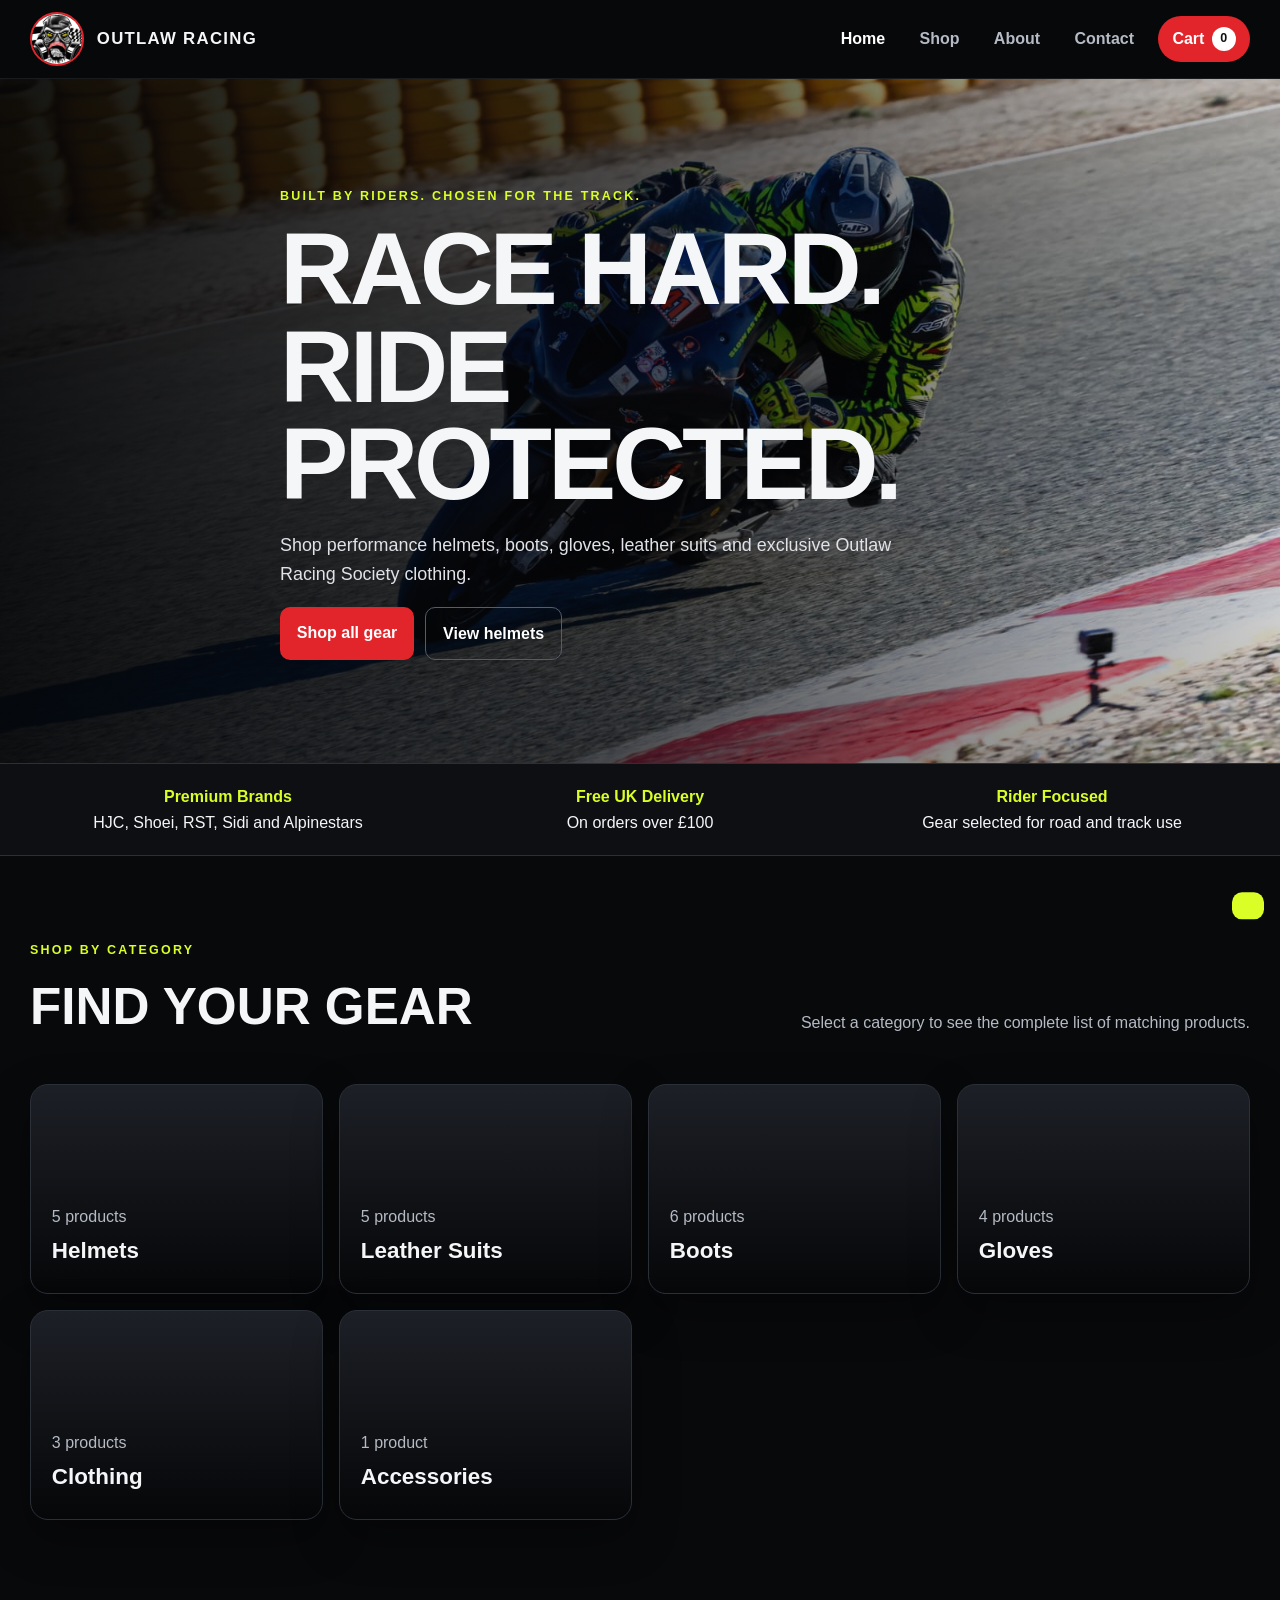
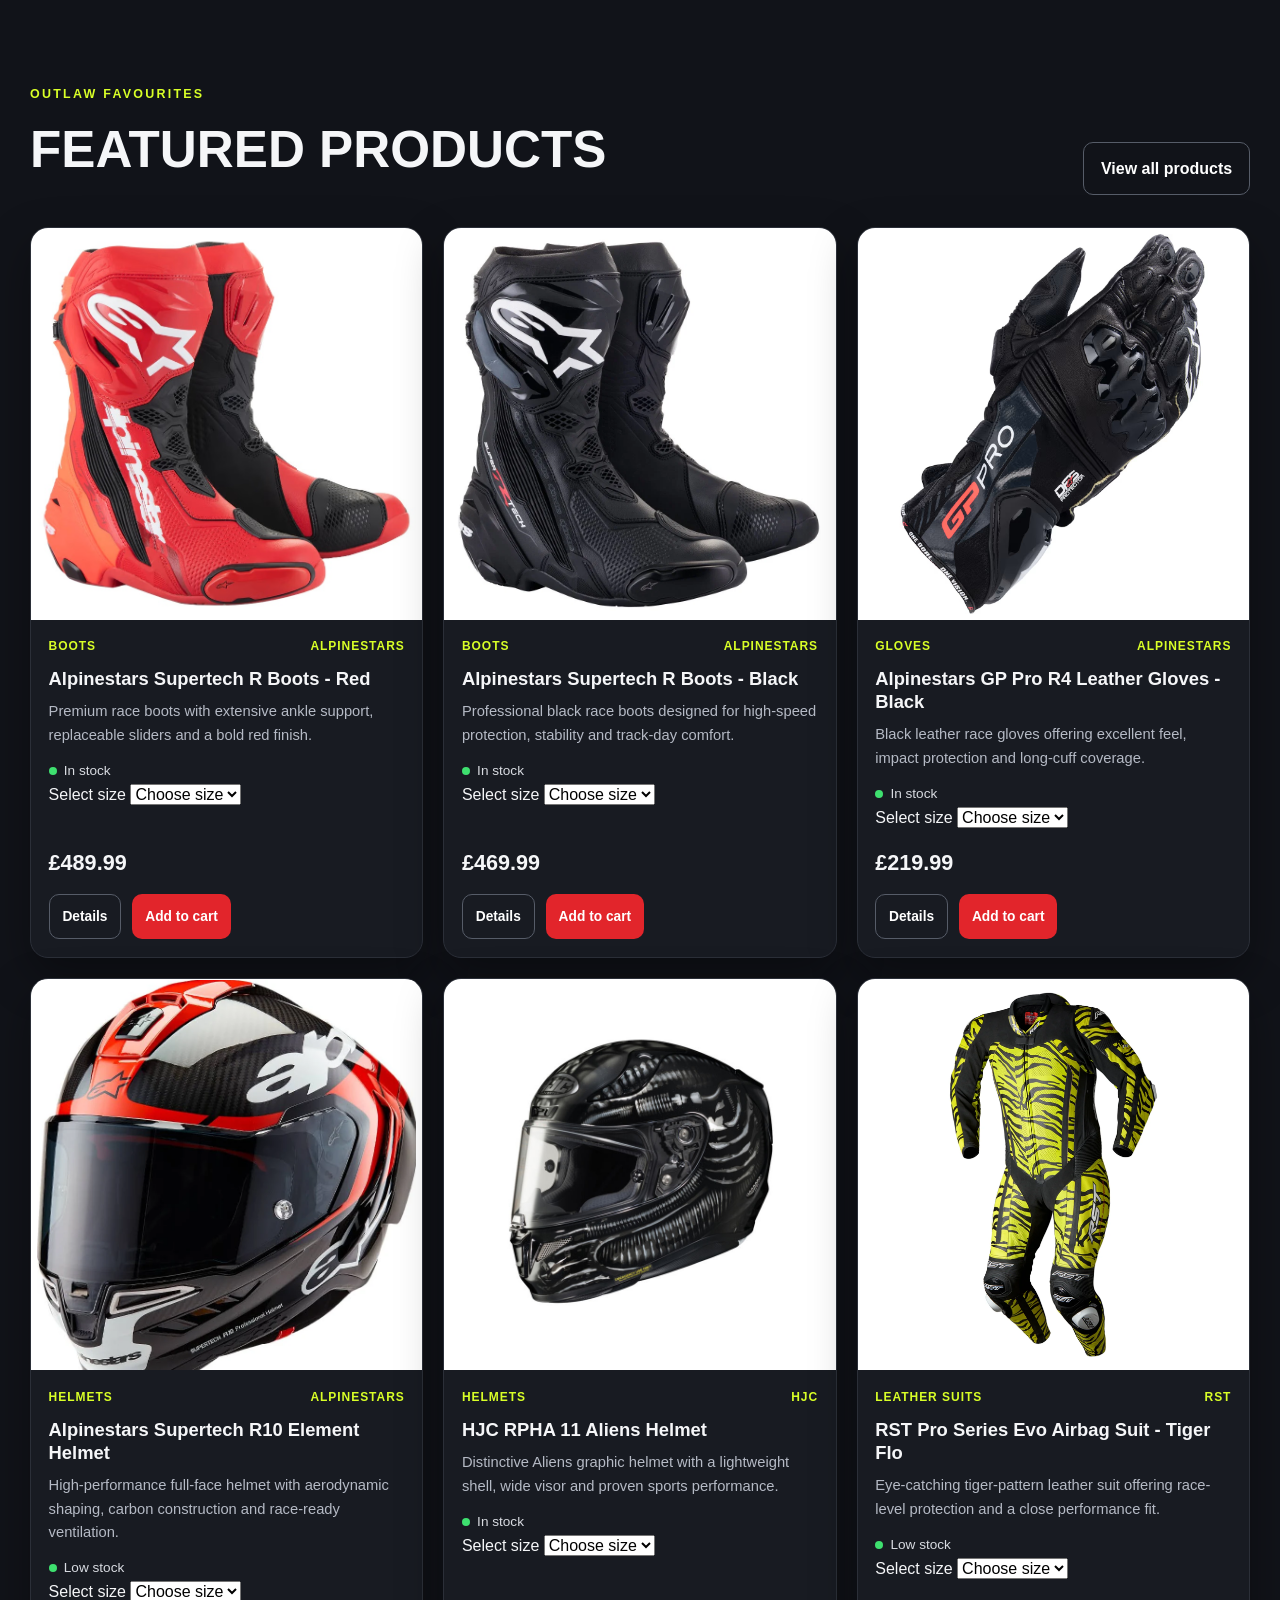
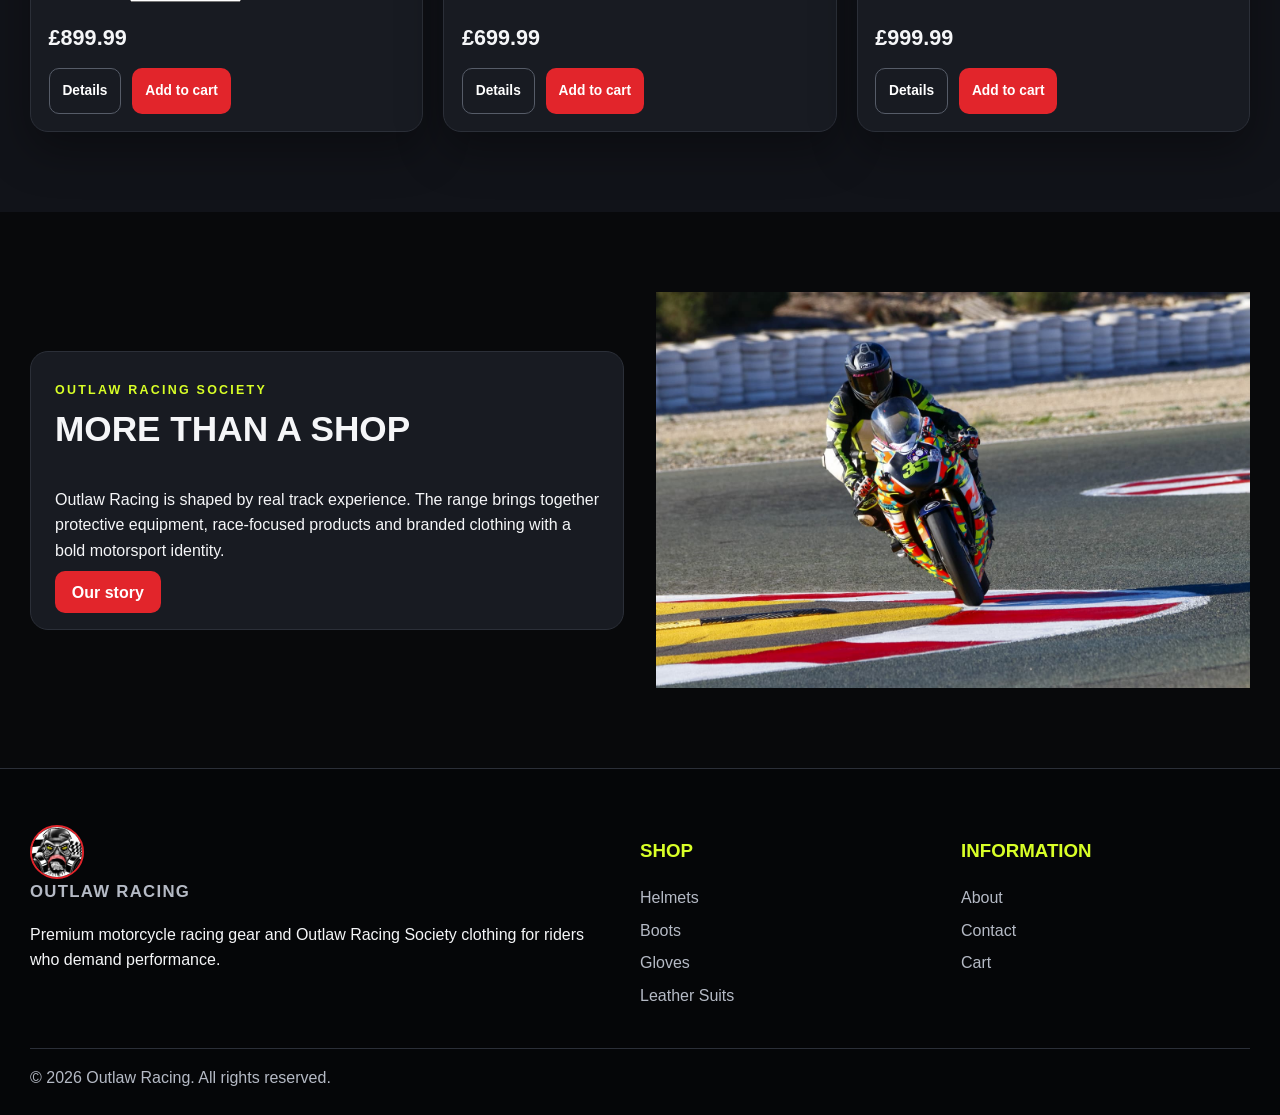
<file: OutlawRacing/index.html>
<!doctype html><html lang="en"><head><meta charset="UTF-8"><meta name="viewport" content="width=device-width,initial-scale=1.0"><meta name="description" content="Shop premium motorcycle helmets, boots, gloves, leather suits and Outlaw Racing Society clothing."><title>Outlaw Racing | Motorcycle Racing Gear</title><link rel="icon" href="media/images/branding/outlaw-racing-logo.jpeg"><link rel="stylesheet" href="styles/style.css"><link rel="stylesheet" href="styles/mobile.css"></head><body><a class="skip-link" href="#main-content">Skip to main content</a>
<header class="site-header"><div class="container nav-wrapper">
<a class="brand" href="index.html" aria-label="Outlaw Racing home"><img src="media/images/branding/outlaw-racing-logo.jpeg" alt="Outlaw Racing logo"><span>OUTLAW RACING</span></a>
<button class="menu-button" id="menuButton" type="button" aria-label="Open navigation" aria-expanded="false">☰</button>
<nav class="main-nav" id="mainNav" aria-label="Main navigation"><a href="index.html" aria-current="page">Home</a><a href="pages/products.html">Shop</a><a href="pages/about.html">About</a><a href="pages/contact.html">Contact</a></nav>
<a class="cart-link" href="pages/cart.html" aria-label="Shopping cart">Cart <span class="cart-count" data-cart-count>0</span></a>
</div></header><main id="main-content"><section class="hero"><div class="container hero-content"><span class="eyebrow">Built by riders. Chosen for the track.</span><h1>Race hard.<br>Ride protected.</h1><p>Shop performance helmets, boots, gloves, leather suits and exclusive Outlaw Racing Society clothing.</p><div class="button-row"><a class="button button-primary" href="pages/products.html">Shop all gear</a><a class="button button-secondary" href="pages/products.html?category=Helmets">View helmets</a></div></div></section>
<section class="trust-strip"><div class="container trust-grid"><div class="trust-item"><strong>Premium Brands</strong><span>HJC, Shoei, RST, Sidi and Alpinestars</span></div><div class="trust-item"><strong>Free UK Delivery</strong><span>On orders over £100</span></div><div class="trust-item"><strong>Rider Focused</strong><span>Gear selected for road and track use</span></div></div></section>
<section class="section"><div class="container"><div class="section-heading"><div><span class="eyebrow">Shop by category</span><h2>Find your gear</h2></div><p>Select a category to see the complete list of matching products.</p></div><div class="category-grid"><a class="category-card" href="pages/products.html?category=Helmets"><span>5 products</span><h3>Helmets</h3></a><a class="category-card" href="pages/products.html?category=Leather%20Suits"><span>5 products</span><h3>Leather Suits</h3></a><a class="category-card" href="pages/products.html?category=Boots"><span>6 products</span><h3>Boots</h3></a><a class="category-card" href="pages/products.html?category=Gloves"><span>4 products</span><h3>Gloves</h3></a><a class="category-card" href="pages/products.html?category=Clothing"><span>3 products</span><h3>Clothing</h3></a><a class="category-card" href="pages/products.html?category=Accessories"><span>1 product</span><h3>Accessories</h3></a></div></div></section>
<section class="section section-alt"><div class="container"><div class="section-heading"><div><span class="eyebrow">Outlaw favourites</span><h2>Featured products</h2></div><a class="button button-secondary" href="pages/products.html">View all products</a></div><div class="product-grid" id="featuredGrid"></div></div></section>
<section class="section"><div class="container story-grid"><div class="story-card"><span class="eyebrow">Outlaw Racing Society</span><h2>More than a shop</h2><p>Outlaw Racing is shaped by real track experience. The range brings together protective equipment, race-focused products and branded clothing with a bold motorsport identity.</p><a class="button button-primary" href="pages/about.html">Our story</a></div><img src="media/images/backgrounds/gallery-honda-corner.jpeg" alt="Motorcycle rider leaning through a racetrack corner"></div></section></main>
<dialog id="productDialog" aria-labelledby="dialogTitle"><button class="dialog-close" id="closeDialog" type="button" aria-label="Close product details">×</button><div id="dialogContent"></div></dialog><footer class="site-footer"><div class="container footer-grid"><div><a class="brand" href="index.html"><img src="media/images/branding/outlaw-racing-logo.jpeg" alt=""><span>OUTLAW RACING</span></a><p>Premium motorcycle racing gear and Outlaw Racing Society clothing for riders who demand performance.</p></div><div><h3>Shop</h3><a href="pages/products.html?category=Helmets">Helmets</a><a href="pages/products.html?category=Boots">Boots</a><a href="pages/products.html?category=Gloves">Gloves</a><a href="pages/products.html?category=Leather%20Suits">Leather Suits</a></div><div><h3>Information</h3><a href="pages/about.html">About</a><a href="pages/contact.html">Contact</a><a href="pages/cart.html">Cart</a></div></div><div class="container footer-bottom">© <span data-year></span> Outlaw Racing. All rights reserved.</div></footer><div class="toast" id="toast" role="status" aria-live="polite"></div><script src="js/products.js"></script><script src="js/script.js"></script></body></html>
</file>
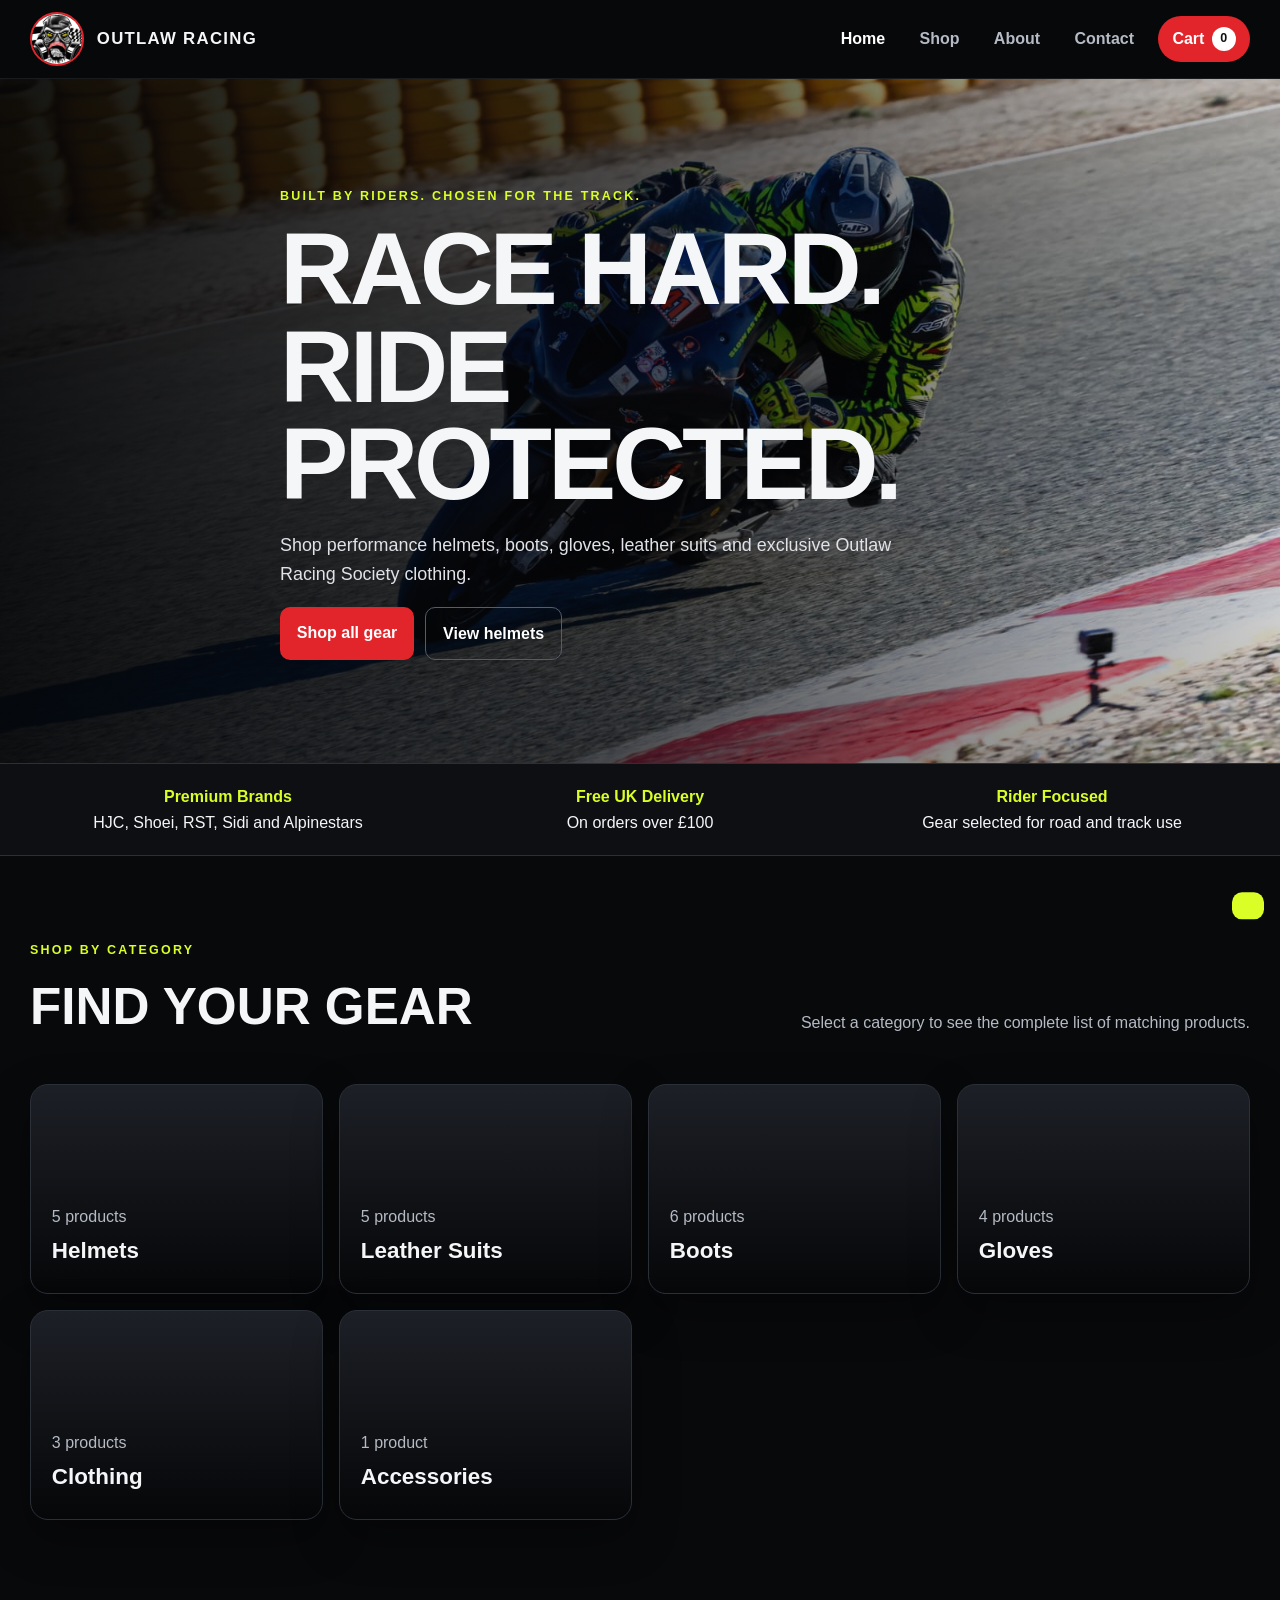
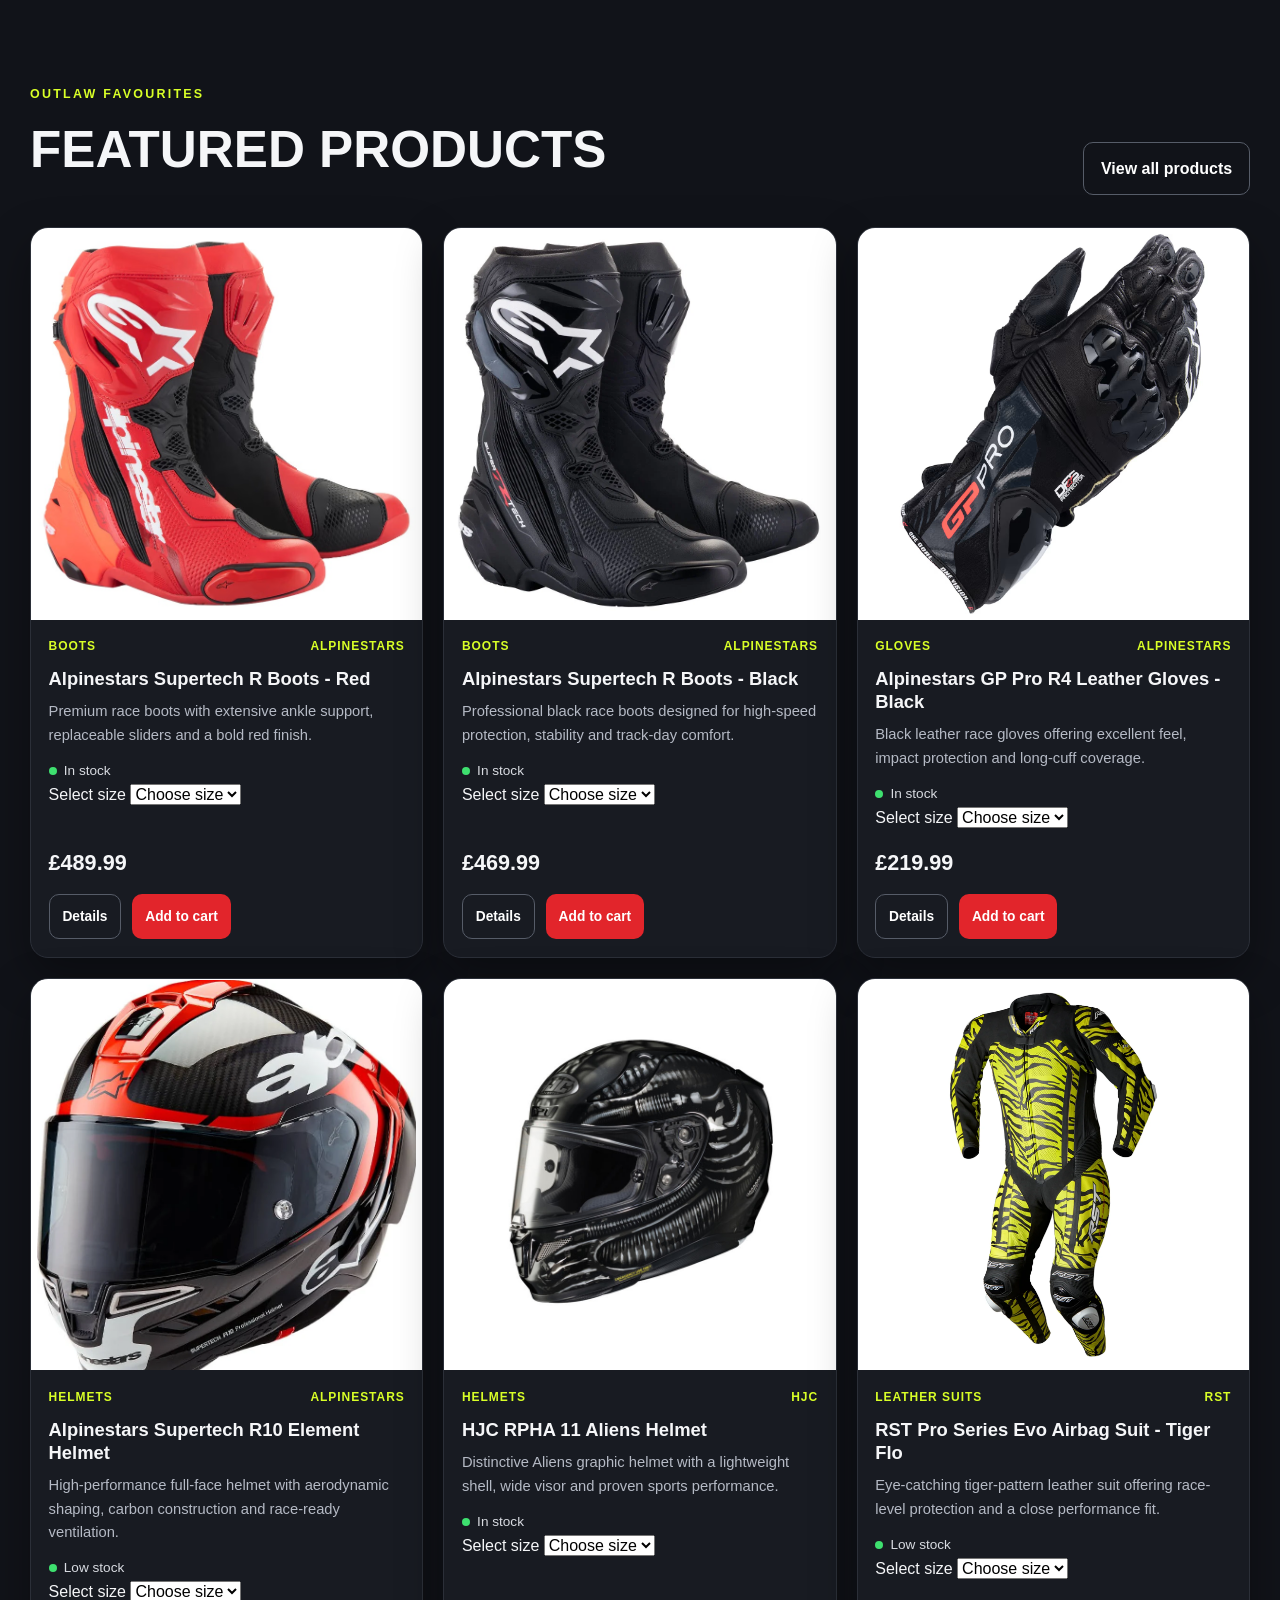
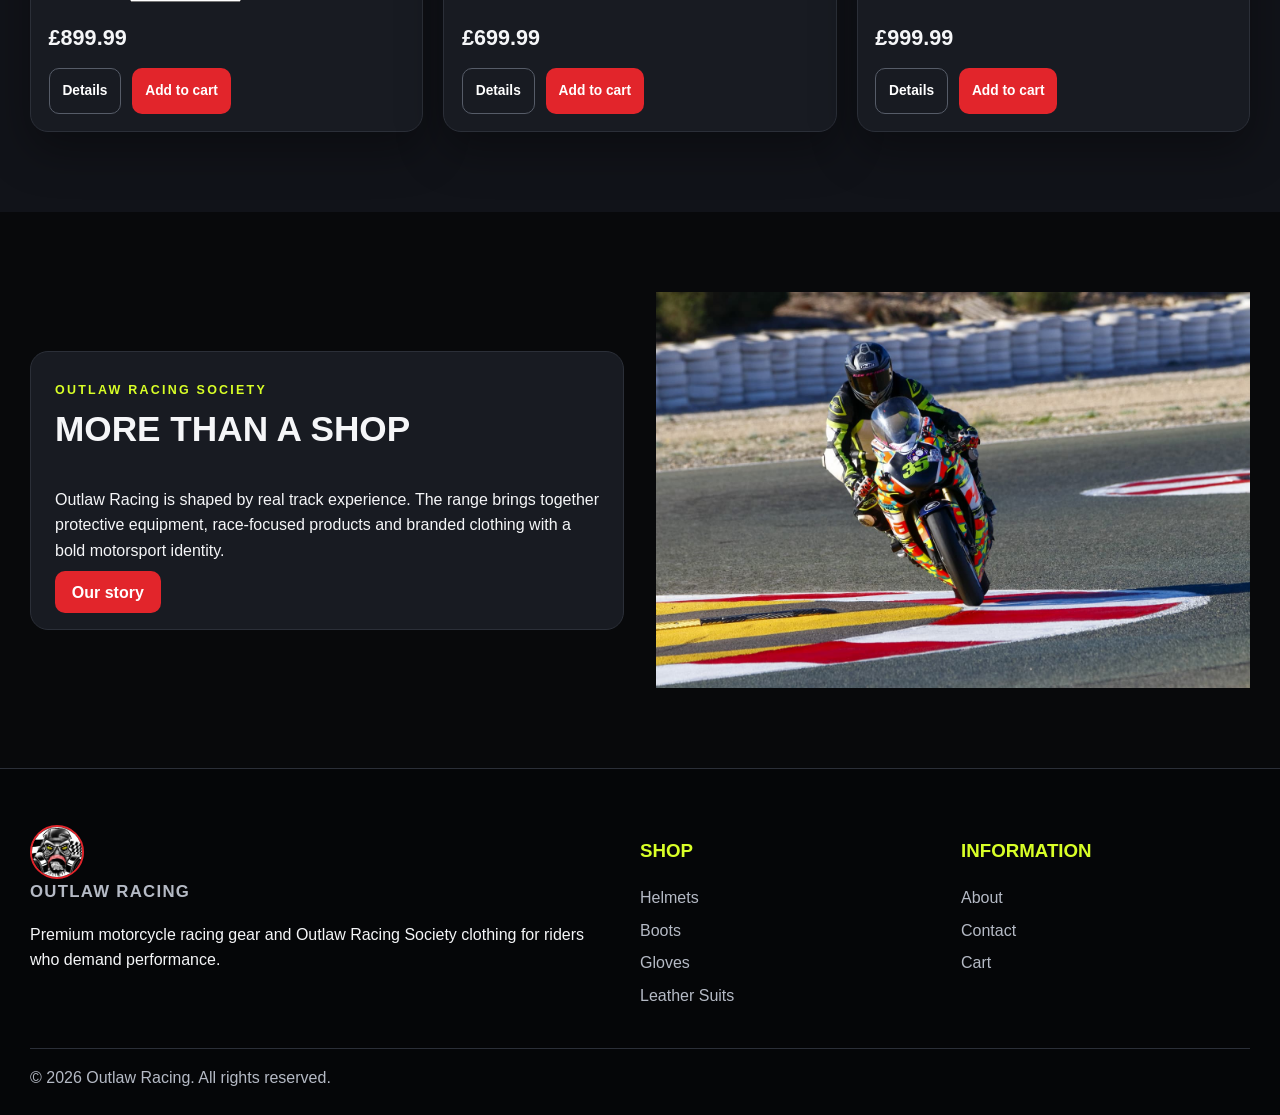
<file: OutlawRacing/pages/index.html>
<!doctype html><html lang="en"><head><meta charset="UTF-8"><meta name="viewport" content="width=device-width,initial-scale=1.0"><meta name="description" content="Shop premium motorcycle helmets, boots, gloves, leather suits and Outlaw Racing Society clothing."><title>Outlaw Racing | Motorcycle Racing Gear</title><link rel="icon" href="../media/images/branding/outlaw-racing-logo.jpeg"><link rel="stylesheet" href="../styles/style.css"><link rel="stylesheet" href="../styles/mobile.css"></head><body><a class="skip-link" href="#main-content">Skip to main content</a>
<header class="site-header"><div class="container nav-wrapper">
<a class="brand" href="index.html" aria-label="Outlaw Racing home"><img src="../media/images/branding/outlaw-racing-logo.jpeg" alt="Outlaw Racing logo"><span>OUTLAW RACING</span></a>
<button class="menu-button" id="menuButton" type="button" aria-label="Open navigation" aria-expanded="false">☰</button>
<nav class="main-nav" id="mainNav" aria-label="Main navigation"><a href="index.html" aria-current="page">Home</a><a href="products.html">Shop</a><a href="about.html">About</a><a href="contact.html">Contact</a></nav>
<a class="cart-link" href="cart.html" aria-label="Shopping cart">Cart <span class="cart-count" data-cart-count>0</span></a>
</div></header><main id="main-content"><section class="hero"><div class="container hero-content"><span class="eyebrow">Built by riders. Chosen for the track.</span><h1>Race hard.<br>Ride protected.</h1><p>Shop performance helmets, boots, gloves, leather suits and exclusive Outlaw Racing Society clothing.</p><div class="button-row"><a class="button button-primary" href="products.html">Shop all gear</a><a class="button button-secondary" href="products.html?category=Helmets">View helmets</a></div></div></section>
<section class="trust-strip"><div class="container trust-grid"><div class="trust-item"><strong>Premium Brands</strong><span>HJC, Shoei, RST, Sidi and Alpinestars</span></div><div class="trust-item"><strong>Free UK Delivery</strong><span>On orders over £100</span></div><div class="trust-item"><strong>Rider Focused</strong><span>Gear selected for road and track use</span></div></div></section>
<section class="section"><div class="container"><div class="section-heading"><div><span class="eyebrow">Shop by category</span><h2>Find your gear</h2></div><p>Select a category to see the complete list of matching products.</p></div><div class="category-grid"><a class="category-card" href="products.html?category=Helmets"><span>5 products</span><h3>Helmets</h3></a><a class="category-card" href="products.html?category=Leather%20Suits"><span>5 products</span><h3>Leather Suits</h3></a><a class="category-card" href="products.html?category=Boots"><span>6 products</span><h3>Boots</h3></a><a class="category-card" href="products.html?category=Gloves"><span>4 products</span><h3>Gloves</h3></a><a class="category-card" href="products.html?category=Clothing"><span>3 products</span><h3>Clothing</h3></a><a class="category-card" href="products.html?category=Accessories"><span>1 product</span><h3>Accessories</h3></a></div></div></section>
<section class="section section-alt"><div class="container"><div class="section-heading"><div><span class="eyebrow">Outlaw favourites</span><h2>Featured products</h2></div><a class="button button-secondary" href="products.html">View all products</a></div><div class="product-grid" id="featuredGrid"></div></div></section>
<section class="section"><div class="container story-grid"><div class="story-card"><span class="eyebrow">Outlaw Racing Society</span><h2>More than a shop</h2><p>Outlaw Racing is shaped by real track experience. The range brings together protective equipment, race-focused products and branded clothing with a bold motorsport identity.</p><a class="button button-primary" href="about.html">Our story</a></div><img src="../media/images/backgrounds/gallery-honda-corner.jpeg" alt="Motorcycle rider leaning through a racetrack corner"></div></section></main>
<dialog id="productDialog" aria-labelledby="dialogTitle"><button class="dialog-close" id="closeDialog" type="button" aria-label="Close product details">×</button><div id="dialogContent"></div></dialog><footer class="site-footer"><div class="container footer-grid"><div><a class="brand" href="index.html"><img src="../media/images/branding/outlaw-racing-logo.jpeg" alt=""><span>OUTLAW RACING</span></a><p>Premium motorcycle racing gear and Outlaw Racing Society clothing for riders who demand performance.</p></div><div><h3>Shop</h3><a href="products.html?category=Helmets">Helmets</a><a href="products.html?category=Boots">Boots</a><a href="products.html?category=Gloves">Gloves</a><a href="products.html?category=Leather%20Suits">Leather Suits</a></div><div><h3>Information</h3><a href="about.html">About</a><a href="contact.html">Contact</a><a href="cart.html">Cart</a></div></div><div class="container footer-bottom">© <span data-year></span> Outlaw Racing. All rights reserved.</div></footer><div class="toast" id="toast" role="status" aria-live="polite"></div><script src="../js/products.js"></script><script src="../js/script.js"></script></body></html>
</file>
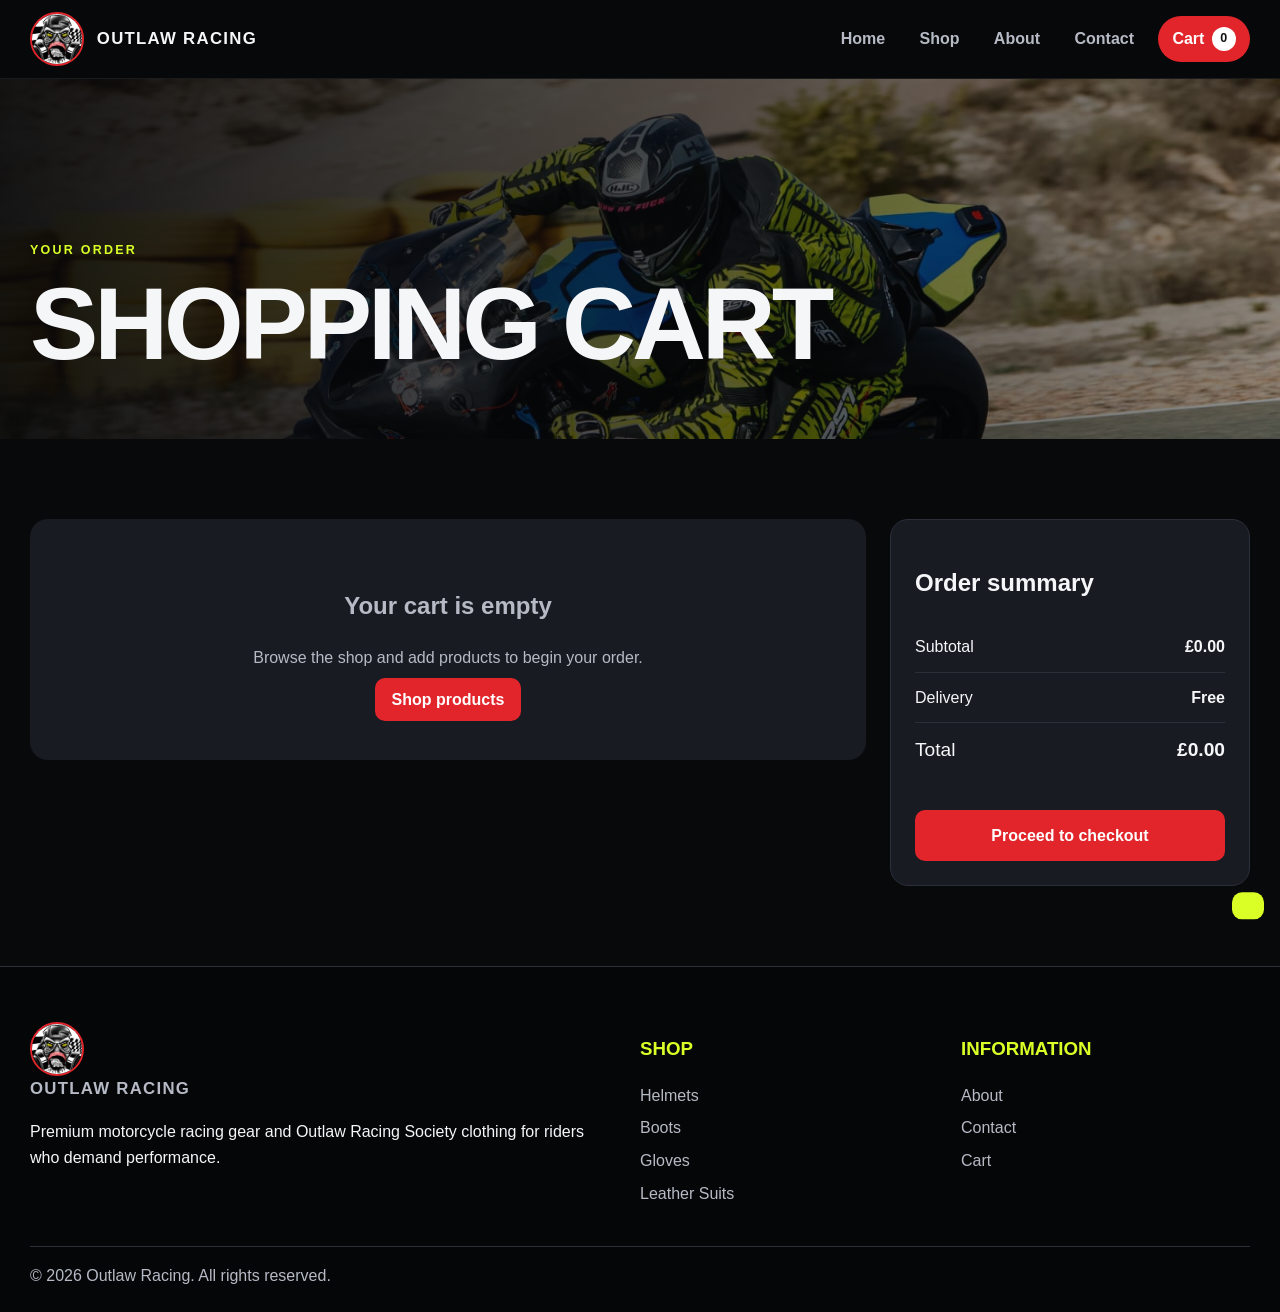
<file: OutlawRacing/pages/cart.html>
<!doctype html><html lang="en"><head><meta charset="UTF-8"><meta name="viewport" content="width=device-width,initial-scale=1.0"><meta name="description" content="Review and update your Outlaw Racing shopping cart."><title>Cart | Outlaw Racing</title><link rel="icon" href="../media/images/branding/outlaw-racing-logo.jpeg"><link rel="stylesheet" href="../styles/style.css"><link rel="stylesheet" href="../styles/mobile.css"></head><body><a class="skip-link" href="#main-content">Skip to main content</a>
<header class="site-header"><div class="container nav-wrapper">
<a class="brand" href="index.html" aria-label="Outlaw Racing home"><img src="../media/images/branding/outlaw-racing-logo.jpeg" alt="Outlaw Racing logo"><span>OUTLAW RACING</span></a>
<button class="menu-button" id="menuButton" type="button" aria-label="Open navigation" aria-expanded="false">☰</button>
<nav class="main-nav" id="mainNav" aria-label="Main navigation"><a href="index.html">Home</a><a href="products.html">Shop</a><a href="about.html">About</a><a href="contact.html">Contact</a></nav>
<a class="cart-link" href="cart.html" aria-label="Shopping cart">Cart <span class="cart-count" data-cart-count>0</span></a>
</div></header><main id="main-content"><section class="page-hero products-hero"><div class="container"><span class="eyebrow">Your order</span><h1>Shopping cart</h1></div></section><section class="section"><div class="container cart-layout"><div><div class="cart-items" id="cartItems"></div><div class="empty-state hidden" id="cartEmpty"><h2>Your cart is empty</h2><p>Browse the shop and add products to begin your order.</p><a class="button button-primary" href="products.html">Shop products</a></div></div><aside class="cart-summary"><h2>Order summary</h2><div class="summary-row"><span>Subtotal</span><strong id="cartSubtotal">£0.00</strong></div><div class="summary-row"><span>Delivery</span><strong id="deliveryCost">Free</strong></div><div class="summary-row total"><span>Total</span><strong id="cartTotal">£0.00</strong></div><p id="deliveryMessage"></p><button class="button button-primary" id="checkoutButton" type="button">Proceed to checkout</button></aside></div></section></main><footer class="site-footer"><div class="container footer-grid"><div><a class="brand" href="index.html"><img src="../media/images/branding/outlaw-racing-logo.jpeg" alt=""><span>OUTLAW RACING</span></a><p>Premium motorcycle racing gear and Outlaw Racing Society clothing for riders who demand performance.</p></div><div><h3>Shop</h3><a href="products.html?category=Helmets">Helmets</a><a href="products.html?category=Boots">Boots</a><a href="products.html?category=Gloves">Gloves</a><a href="products.html?category=Leather%20Suits">Leather Suits</a></div><div><h3>Information</h3><a href="about.html">About</a><a href="contact.html">Contact</a><a href="cart.html">Cart</a></div></div><div class="container footer-bottom">© <span data-year></span> Outlaw Racing. All rights reserved.</div></footer><div class="toast" id="toast" role="status" aria-live="polite"></div><script src="../js/products.js"></script><script src="../js/script.js"></script></body></html>
</file>
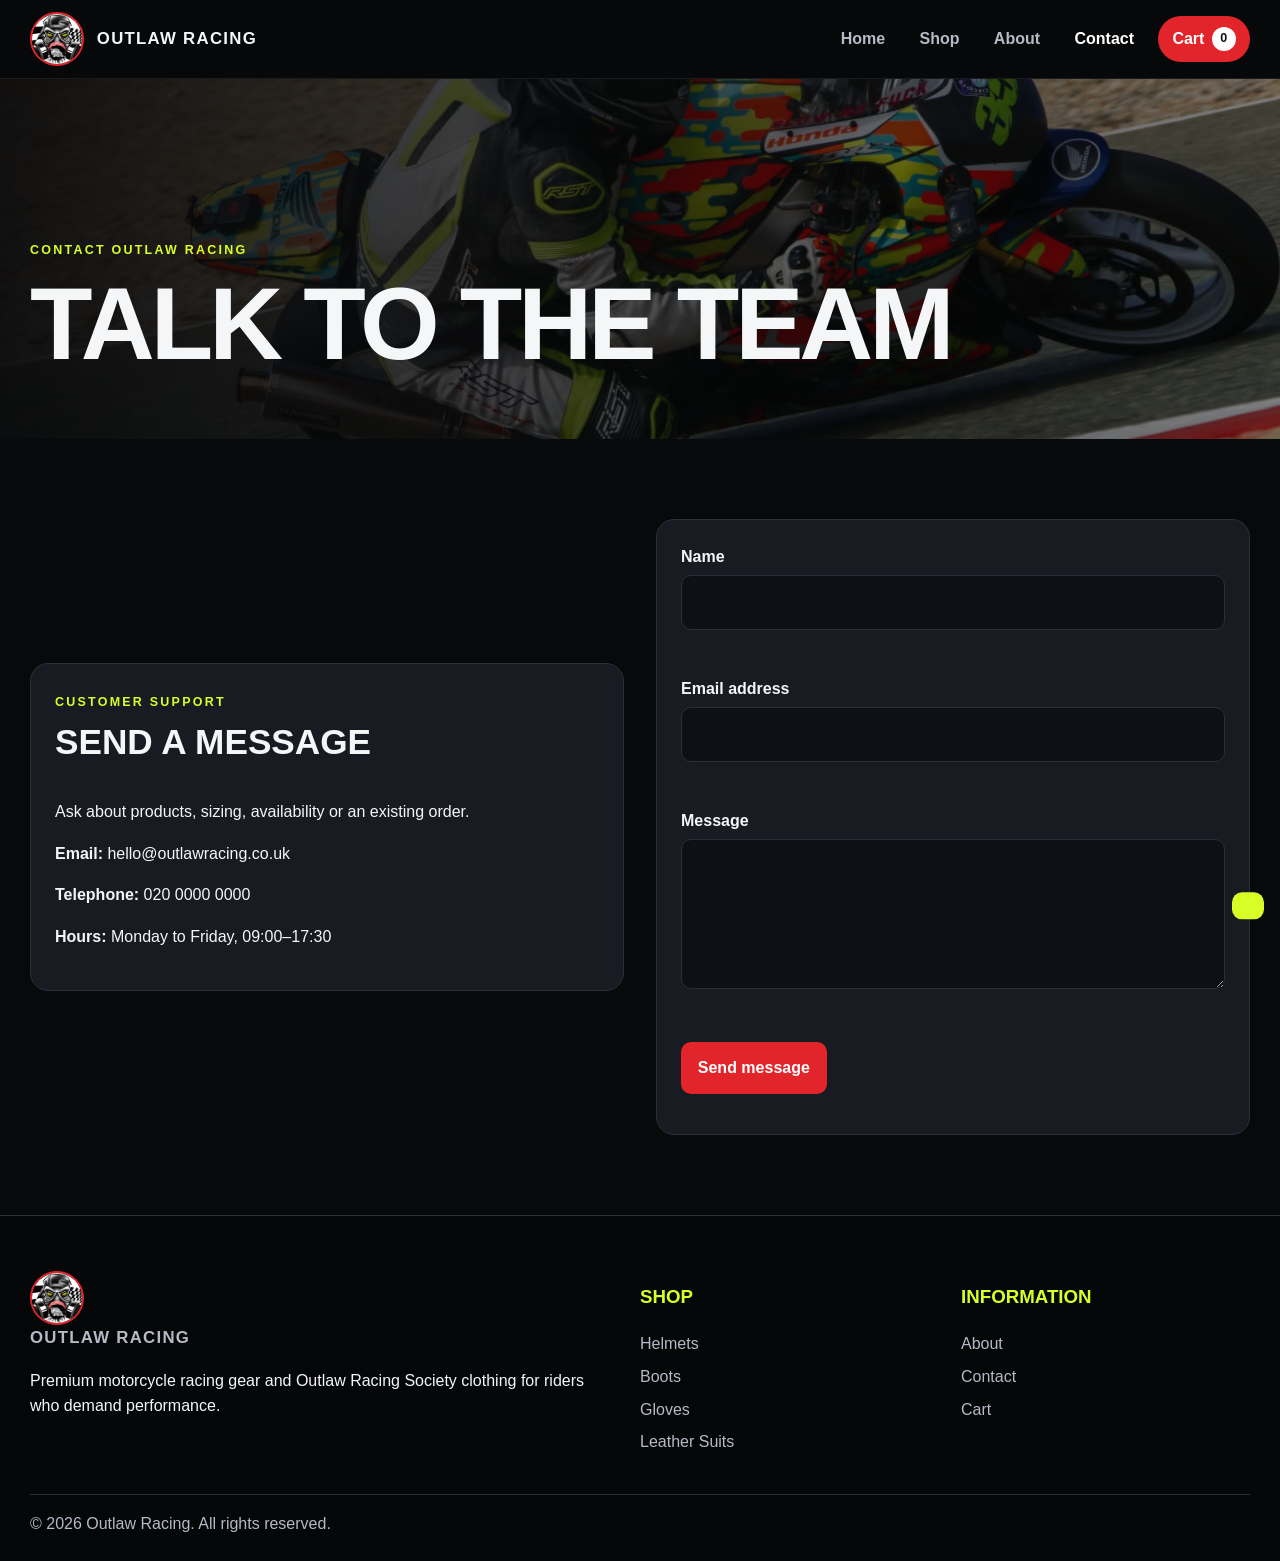
<file: OutlawRacing/pages/contact.html>
<!doctype html>
<html lang="en">
  <head>
    <meta charset="UTF-8" />
    <meta name="viewport" content="width=device-width,initial-scale=1.0" />
    <meta
      name="description"
      content="Contact Outlaw Racing about motorcycle products, sizing and orders."
    />
    <title>Contact | Outlaw Racing</title>
    <link rel="icon" href="../media/images/branding/outlaw-racing-logo.jpeg" />
    <link rel="stylesheet" href="../styles/style.css" />
    <link rel="stylesheet" href="../styles/mobile.css" />
  </head>
  <body>
    <a class="skip-link" href="#main-content">Skip to main content</a>
    <header class="site-header">
      <div class="container nav-wrapper">
        <a class="brand" href="index.html" aria-label="Outlaw Racing home"
          ><img
            src="../media/images/branding/outlaw-racing-logo.jpeg"
            alt="Outlaw Racing logo"
          /><span>OUTLAW RACING</span></a
        >
        <button
          class="menu-button"
          id="menuButton"
          type="button"
          aria-label="Open navigation"
          aria-expanded="false"
        >
          ☰
        </button>
        <nav class="main-nav" id="mainNav" aria-label="Main navigation">
          <a href="index.html">Home</a><a href="products.html">Shop</a
          ><a href="about.html">About</a
          ><a href="contact.html" aria-current="page">Contact</a>
        </nav>
        <a class="cart-link" href="cart.html" aria-label="Shopping cart"
          >Cart <span class="cart-count" data-cart-count>0</span></a
        >
      </div>
    </header>
    <main id="main-content">
      <section class="page-hero contact-hero">
        <div class="container">
          <span class="eyebrow">Contact Outlaw Racing</span>
          <h1>Talk to the team</h1>
        </div>
      </section>
      <section class="section">
        <div class="container contact-grid">
          <div class="contact-card">
            <span class="eyebrow">Customer support</span>
            <h2>Send a message</h2>
            <p>
              Ask about products, sizing, availability or an existing order.
            </p>
            <p><strong>Email:</strong> hello@outlawracing.co.uk</p>
            <p><strong>Telephone:</strong> 020 0000 0000</p>
            <p><strong>Hours:</strong> Monday to Friday, 09:00–17:30</p>
          </div>
          <form class="contact-card" id="contactForm" novalidate>
            <div class="form-field">
              <label for="contactName">Name</label
              ><input
                id="contactName"
                name="name"
                autocomplete="name"
                required
              />
              <p class="form-error" id="contactNameError"></p>
            </div>
            <div class="form-field">
              <label for="contactEmail">Email address</label
              ><input
                id="contactEmail"
                name="email"
                type="email"
                autocomplete="email"
                required
              />
              <p class="form-error" id="contactEmailError"></p>
            </div>
            <div class="form-field">
              <label for="contactMessage">Message</label
              ><textarea id="contactMessage" name="message" required></textarea>
              <p class="form-error" id="contactMessageError"></p>
            </div>
            <button class="button button-primary" type="submit">
              Send message
            </button>
            <p class="form-success" id="formSuccess" role="status"></p>
          </form>
        </div>
      </section>
    </main>
    <footer class="site-footer">
      <div class="container footer-grid">
        <div>
          <a class="brand" href="index.html"
            ><img
              src="../media/images/branding/outlaw-racing-logo.jpeg"
              alt=""
            /><span>OUTLAW RACING</span></a
          >
          <p>
            Premium motorcycle racing gear and Outlaw Racing Society clothing
            for riders who demand performance.
          </p>
        </div>
        <div>
          <h3>Shop</h3>
          <a href="products.html?category=Helmets">Helmets</a
          ><a href="products.html?category=Boots">Boots</a
          ><a href="products.html?category=Gloves">Gloves</a
          ><a href="products.html?category=Leather%20Suits">Leather Suits</a>
        </div>
        <div>
          <h3>Information</h3>
          <a href="about.html">About</a><a href="contact.html">Contact</a
          ><a href="cart.html">Cart</a>
        </div>
      </div>
      <div class="container footer-bottom">
        © <span data-year></span> Outlaw Racing. All rights reserved.
      </div>
    </footer>
    <div class="toast" id="toast" role="status" aria-live="polite"></div>
    <script src="../js/products.js"></script>
    <script src="../js/script.js"></script>
  </body>
</html>
</file>
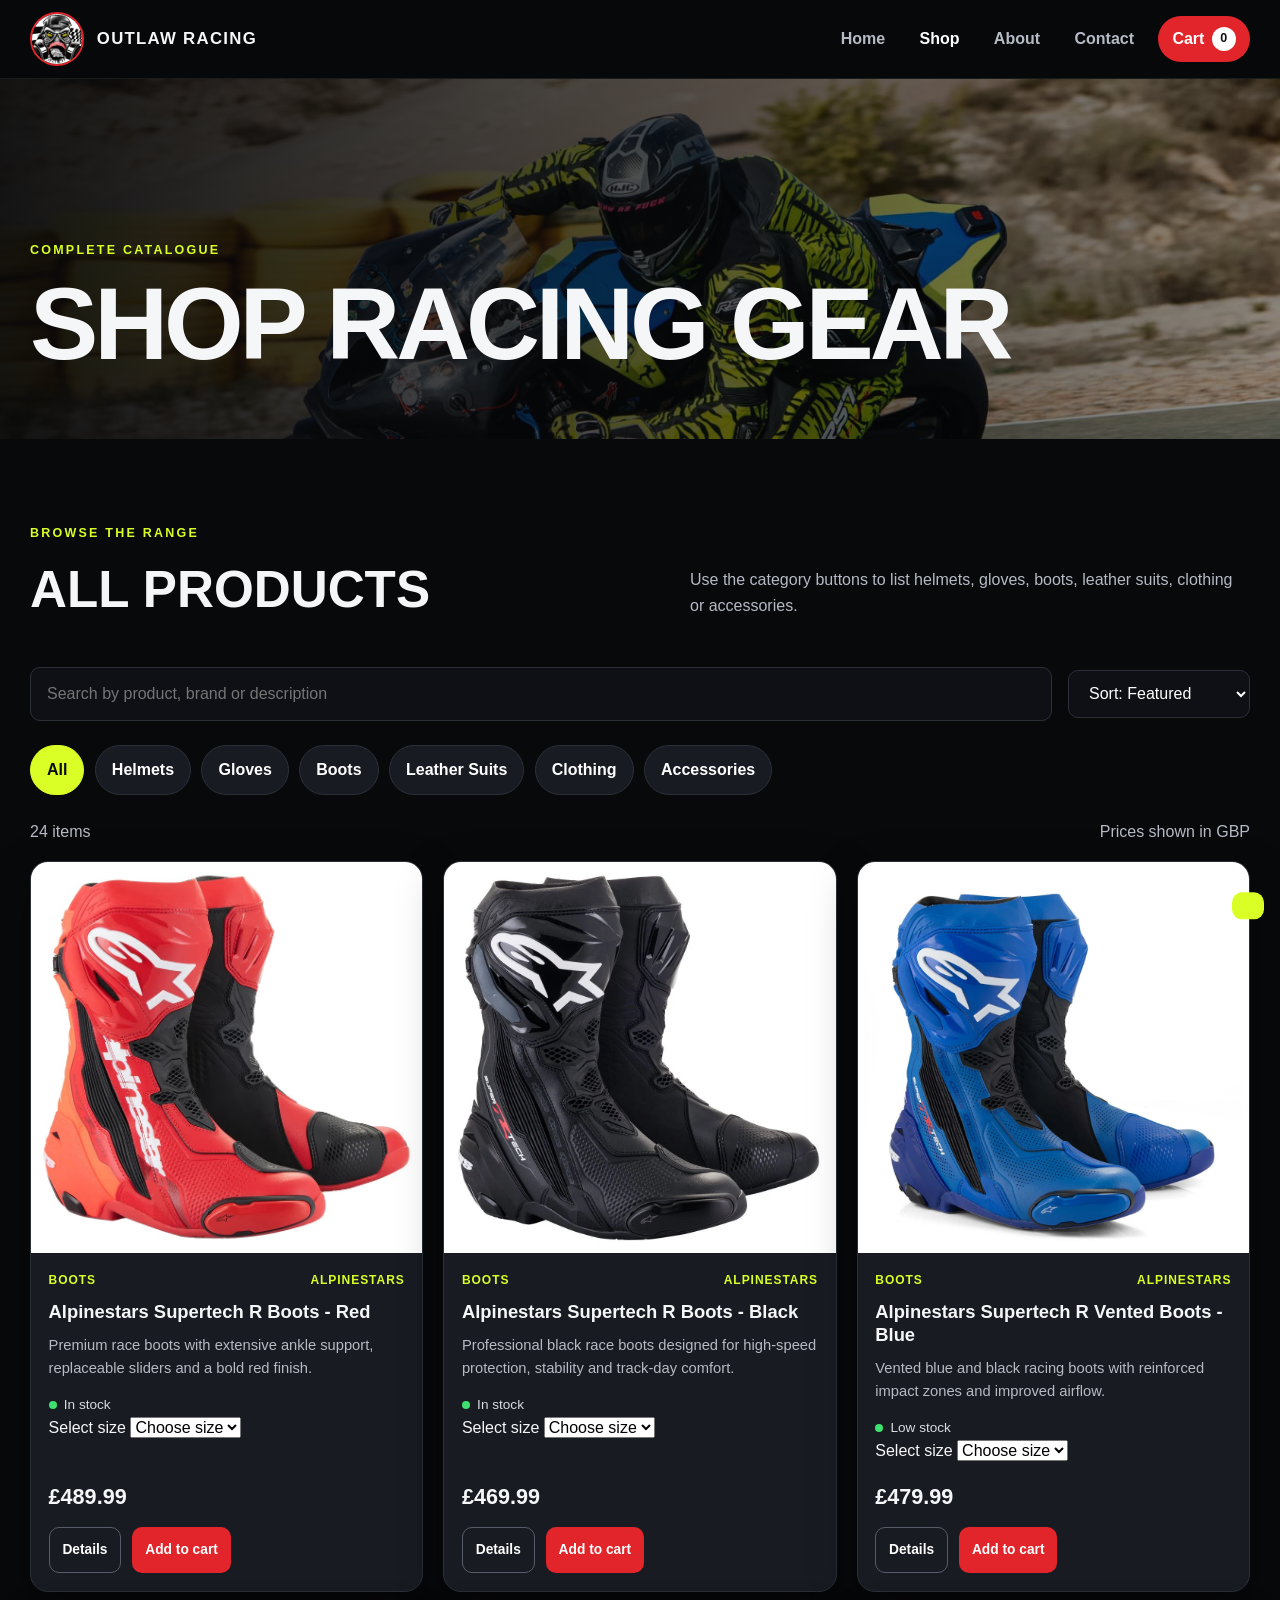
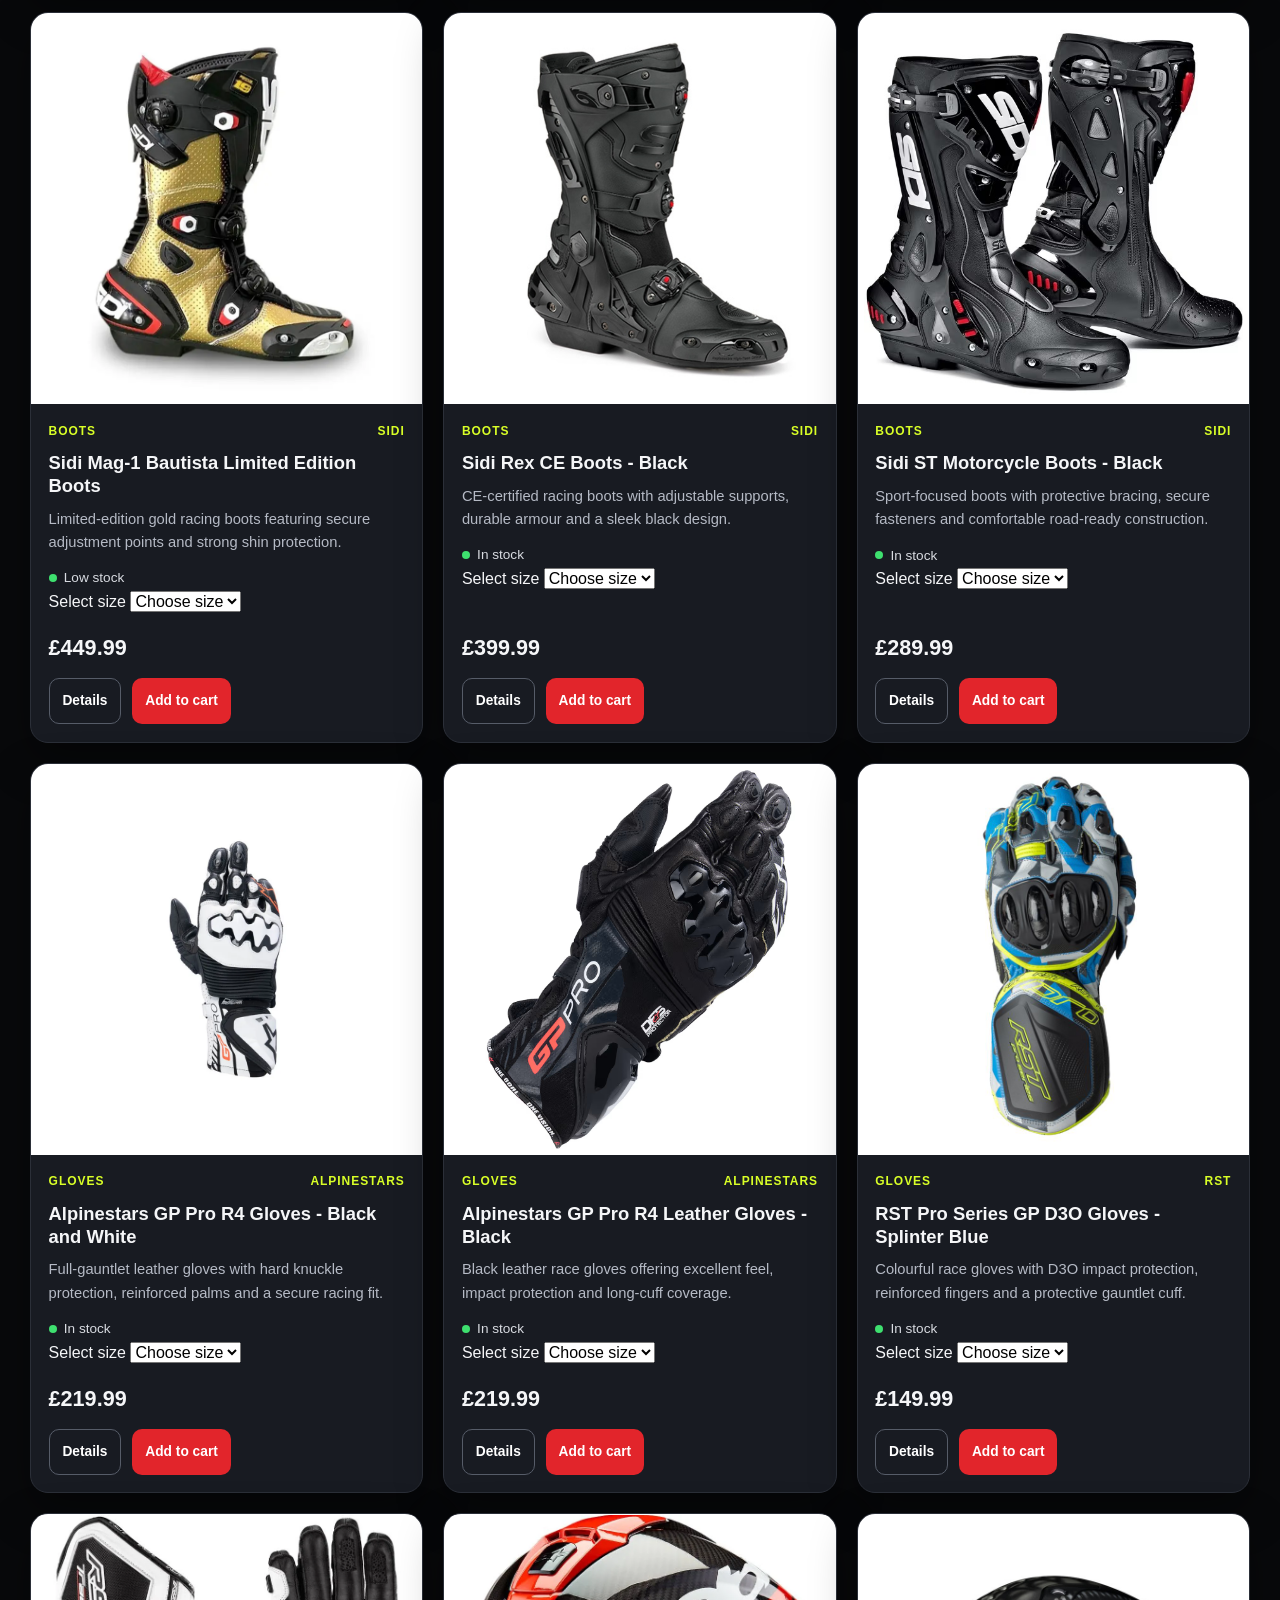
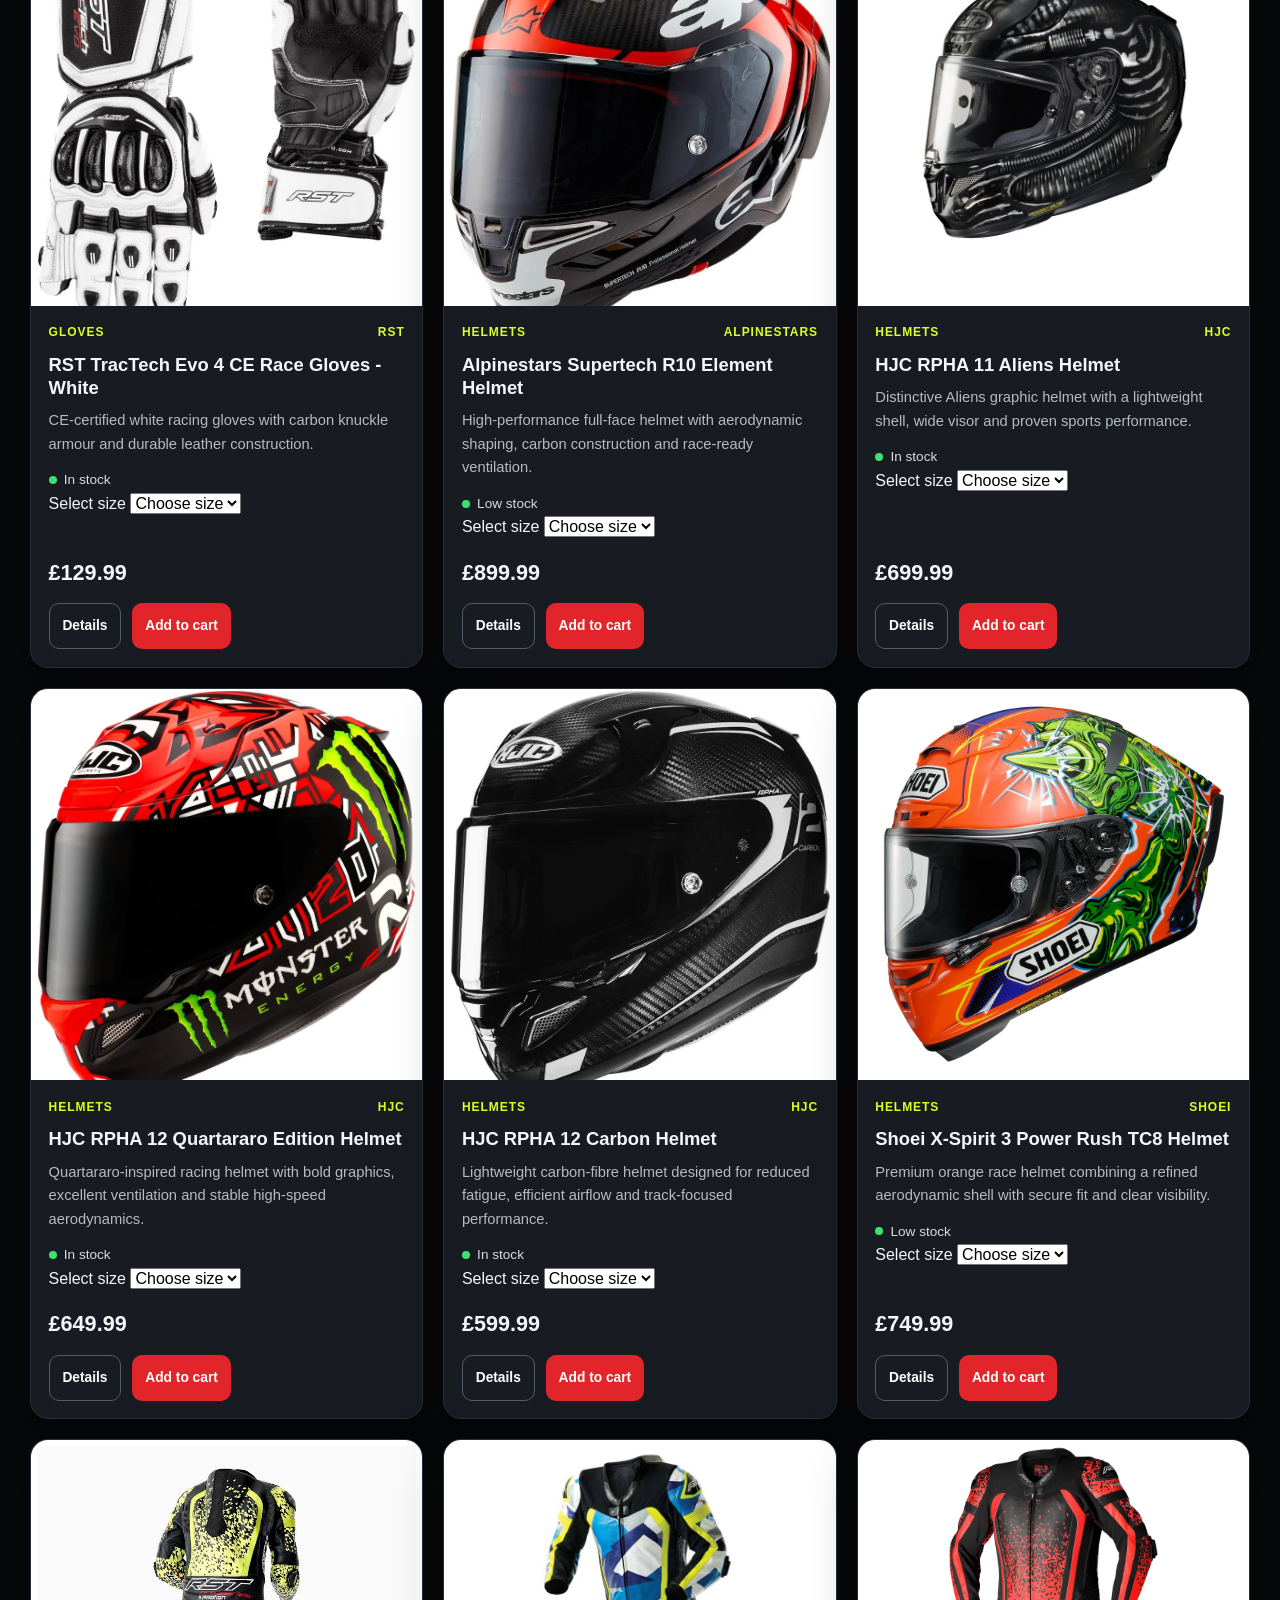
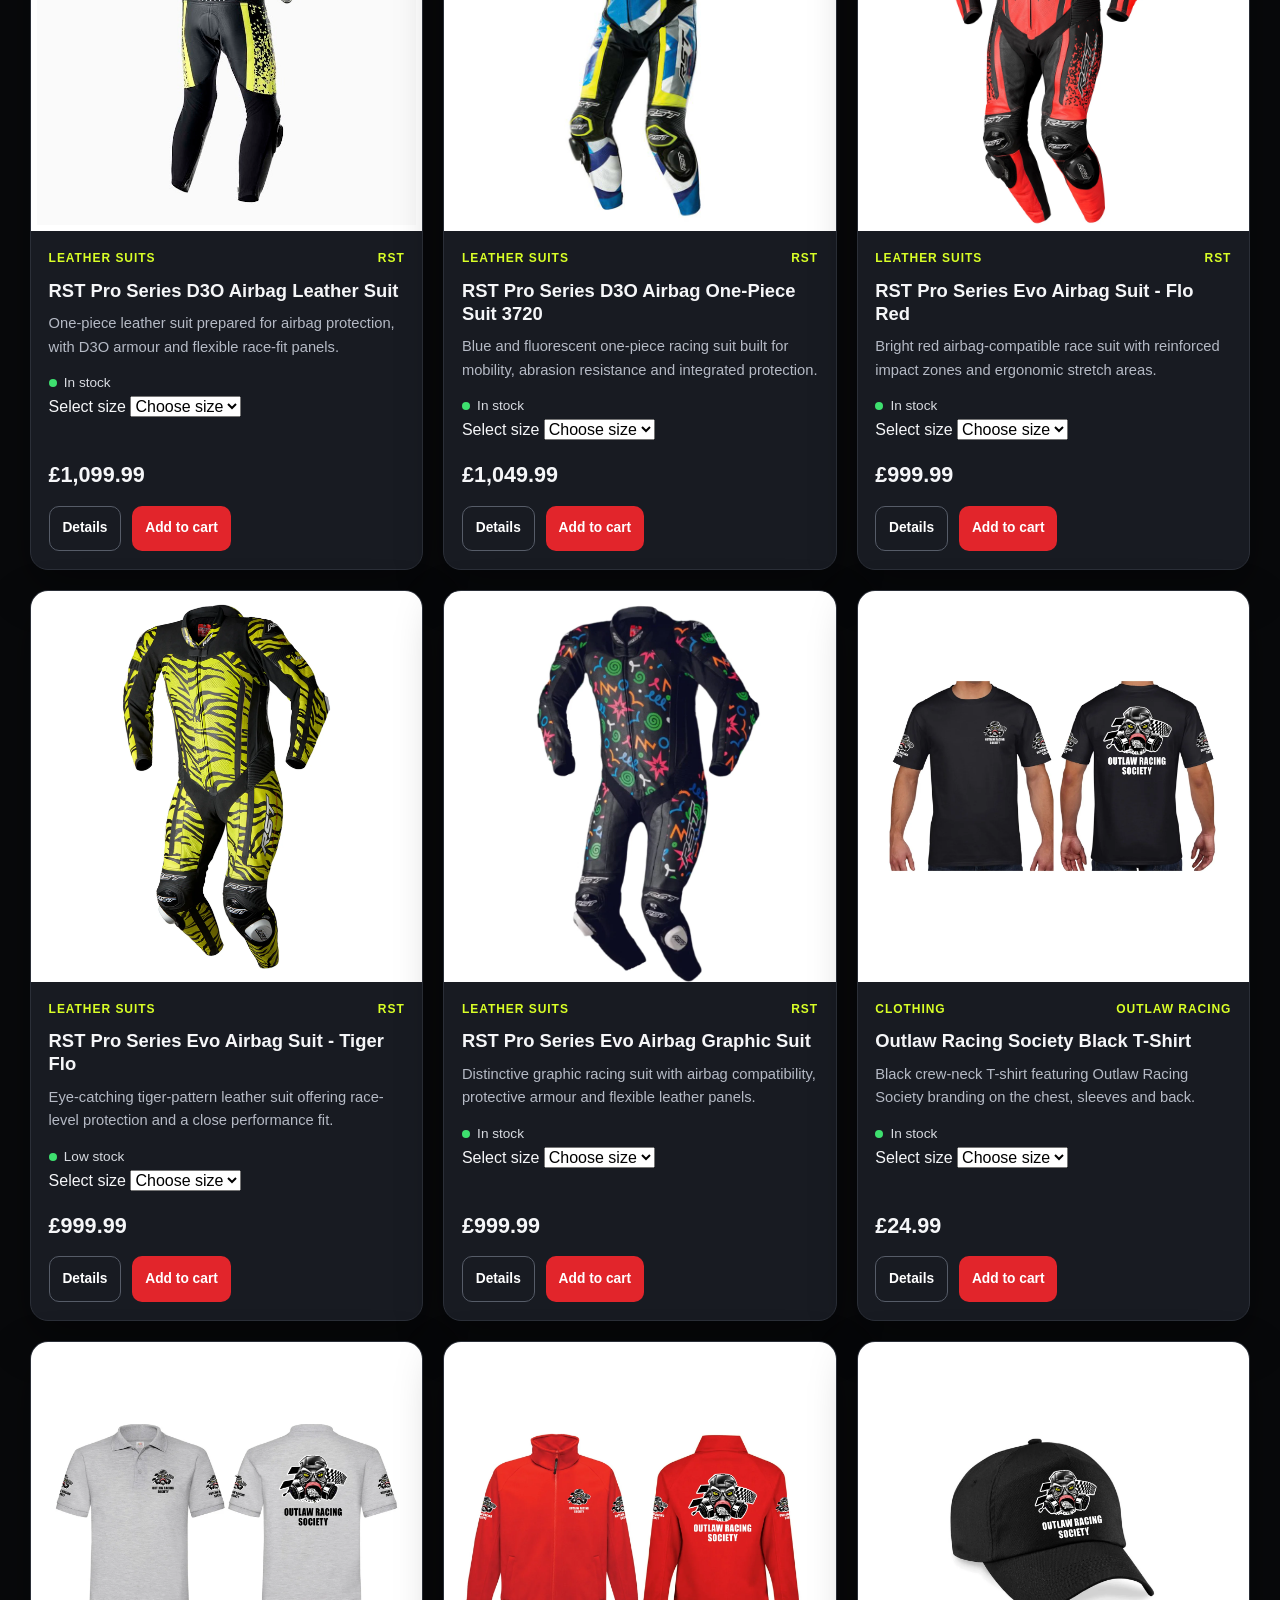
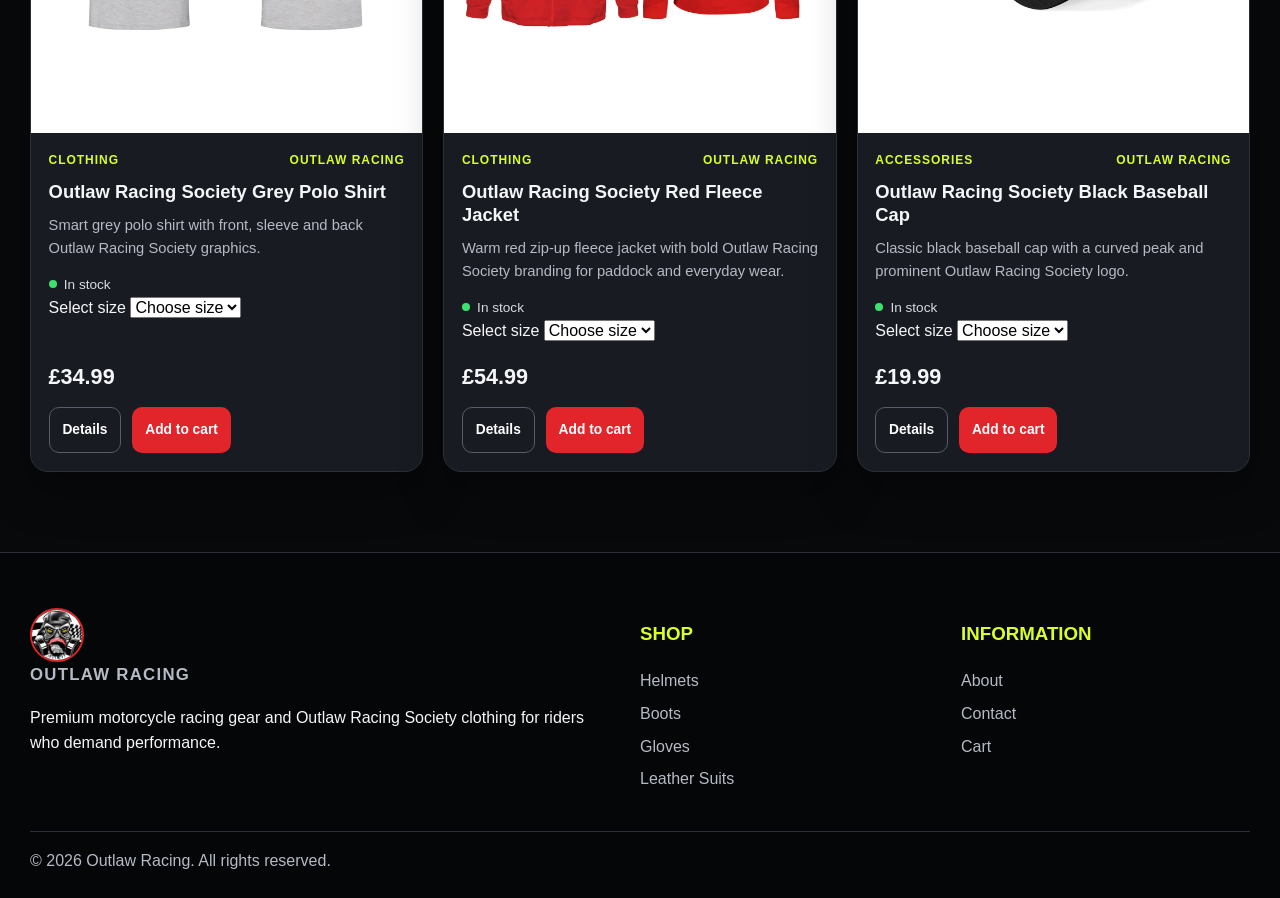
<file: OutlawRacing/pages/products.html>
<!doctype html><html lang="en"><head><meta charset="UTF-8"><meta name="viewport" content="width=device-width,initial-scale=1.0"><meta name="description" content="Browse all Outlaw Racing motorcycle gear and branded clothing."><title>Shop | Outlaw Racing</title><link rel="icon" href="../media/images/branding/outlaw-racing-logo.jpeg"><link rel="stylesheet" href="../styles/style.css"><link rel="stylesheet" href="../styles/mobile.css"></head><body><a class="skip-link" href="#main-content">Skip to main content</a>
<header class="site-header"><div class="container nav-wrapper">
<a class="brand" href="index.html" aria-label="Outlaw Racing home"><img src="../media/images/branding/outlaw-racing-logo.jpeg" alt="Outlaw Racing logo"><span>OUTLAW RACING</span></a>
<button class="menu-button" id="menuButton" type="button" aria-label="Open navigation" aria-expanded="false">☰</button>
<nav class="main-nav" id="mainNav" aria-label="Main navigation"><a href="index.html">Home</a><a href="products.html" aria-current="page">Shop</a><a href="about.html">About</a><a href="contact.html">Contact</a></nav>
<a class="cart-link" href="cart.html" aria-label="Shopping cart">Cart <span class="cart-count" data-cart-count>0</span></a>
</div></header><main id="main-content"><section class="page-hero products-hero"><div class="container"><span class="eyebrow">Complete catalogue</span><h1>Shop racing gear</h1></div></section><section class="section"><div class="container"><div class="section-heading"><div><span class="eyebrow">Browse the range</span><h2>All products</h2></div><p>Use the category buttons to list helmets, gloves, boots, leather suits, clothing or accessories.</p></div><div class="shop-controls"><label class="search-box"><span class="sr-only">Search products</span><input id="searchInput" type="search" placeholder="Search by product, brand or description" aria-label="Search products"></label><select class="sort-select" id="sortSelect" aria-label="Sort products"><option value="featured">Sort: Featured</option><option value="price-low">Price: Low to high</option><option value="price-high">Price: High to low</option><option value="name">Name: A to Z</option></select></div><div class="filter-row" id="categoryFilters" aria-label="Product categories"><button class="filter-button active" type="button" data-category="All">All</button><button class="filter-button" type="button" data-category="Helmets">Helmets</button><button class="filter-button" type="button" data-category="Gloves">Gloves</button><button class="filter-button" type="button" data-category="Boots">Boots</button><button class="filter-button" type="button" data-category="Leather Suits">Leather Suits</button><button class="filter-button" type="button" data-category="Clothing">Clothing</button><button class="filter-button" type="button" data-category="Accessories">Accessories</button></div><div class="results-line"><span id="resultsCount">0 items</span><span>Prices shown in GBP</span></div><div class="product-grid" id="productGrid"></div><p class="empty-state hidden" id="emptyState">No products match your search.</p></div></section></main><dialog id="productDialog" aria-labelledby="dialogTitle"><button class="dialog-close" id="closeDialog" type="button" aria-label="Close product details">×</button><div id="dialogContent"></div></dialog><footer class="site-footer"><div class="container footer-grid"><div><a class="brand" href="index.html"><img src="../media/images/branding/outlaw-racing-logo.jpeg" alt=""><span>OUTLAW RACING</span></a><p>Premium motorcycle racing gear and Outlaw Racing Society clothing for riders who demand performance.</p></div><div><h3>Shop</h3><a href="products.html?category=Helmets">Helmets</a><a href="products.html?category=Boots">Boots</a><a href="products.html?category=Gloves">Gloves</a><a href="products.html?category=Leather%20Suits">Leather Suits</a></div><div><h3>Information</h3><a href="about.html">About</a><a href="contact.html">Contact</a><a href="cart.html">Cart</a></div></div><div class="container footer-bottom">© <span data-year></span> Outlaw Racing. All rights reserved.</div></footer><div class="toast" id="toast" role="status" aria-live="polite"></div><script src="../js/products.js"></script><script src="../js/script.js"></script></body></html>
</file>
<file: OutlawRacing/styles/style.css>
:root{--bg:#08090b;--surface:#111319;--surface-2:#181b22;--text:#f5f6f8;--muted:#b5bac5;--red:#e2252b;--yellow:#d9ff27;--line:#2b2f38;--shadow:0 18px 45px rgba(0,0,0,.34);--radius:18px;--max:1220px}*{box-sizing:border-box}html{scroll-behavior:smooth}body{margin:0;background:var(--bg);color:var(--text);font-family:Arial,Helvetica,sans-serif;line-height:1.6}img{max-width:100%;display:block}a{color:inherit;text-decoration:none}button,input,select,textarea{font:inherit}.container{width:min(100% - 2rem,var(--max));margin-inline:auto}.skip-link{position:fixed;left:1rem;top:-5rem;z-index:999;background:var(--yellow);color:#050505;padding:.75rem 1rem;font-weight:800}.skip-link:focus{top:1rem}.site-header{position:sticky;top:0;z-index:100;background:rgba(8,9,11,.93);backdrop-filter:blur(14px);border-bottom:1px solid rgba(255,255,255,.08)}.nav-wrapper{min-height:78px;display:flex;align-items:center;gap:1rem}.brand{display:flex;align-items:center;gap:.8rem;font-weight:900;letter-spacing:.08em}.brand img{width:54px;height:54px;object-fit:cover;border-radius:50%;border:2px solid var(--red)}.brand span{font-size:1.05rem}.main-nav{margin-left:auto;display:flex;align-items:center;gap:1.15rem}.main-nav a{color:var(--muted);font-weight:700;padding:.5rem}.main-nav a:hover,.main-nav a[aria-current="page"]{color:#fff}.cart-link{display:flex;align-items:center;gap:.45rem;background:var(--red);padding:.65rem .9rem;border-radius:999px;color:#fff;font-weight:800}.cart-count{min-width:24px;height:24px;border-radius:999px;background:#fff;color:#111;display:grid;place-items:center;font-size:.78rem}.menu-button{display:none;margin-left:auto;background:none;color:#fff;border:1px solid var(--line);border-radius:10px;padding:.55rem .7rem}.hero{min-height:76vh;display:grid;align-items:center;position:relative;background-image:linear-gradient(90deg,rgba(5,6,8,.94) 0%,rgba(5,6,8,.72) 48%,rgba(5,6,8,.2) 100%),url('../media/images/backgrounds/home-hero.jpeg');background-size:cover;background-position:center}.hero-content{max-width:720px;padding:6rem 0}.eyebrow{display:inline-block;color:var(--yellow);text-transform:uppercase;letter-spacing:.18em;font-weight:900;font-size:.78rem}.hero h1,.page-hero h1{font-size:clamp(2.8rem,8vw,6.5rem);line-height:.95;margin:.8rem 0 1.2rem;text-transform:uppercase;letter-spacing:-.04em}.hero p{max-width:620px;color:#e0e2e7;font-size:1.12rem}.button-row,.product-actions{display:flex;gap:.7rem;flex-wrap:wrap}.button{border:0;border-radius:10px;padding:.8rem 1.05rem;font-weight:900;cursor:pointer;transition:transform .18s ease,background .18s ease,color .18s ease}.button:hover{transform:translateY(-2px)}.button-primary{background:var(--red);color:#fff}.button-primary:hover{background:#ff333a}.button-secondary{background:transparent;color:#fff;border:1px solid #565c68}.button-secondary:hover{border-color:var(--yellow);color:var(--yellow)}.trust-strip{background:#0d0f13;border-block:1px solid var(--line)}.trust-grid{display:grid;grid-template-columns:repeat(3,1fr);gap:1rem;padding:1.25rem 0}.trust-item{text-align:center}.trust-item strong{display:block;color:var(--yellow)}.section{padding:5rem 0}.section-alt{background:var(--surface)}.section-heading{display:flex;justify-content:space-between;align-items:end;gap:2rem;margin-bottom:2rem}.section-heading h2{font-size:clamp(2rem,4vw,3.5rem);margin:.25rem 0;text-transform:uppercase}.section-heading p{max-width:560px;color:var(--muted)}.category-grid{display:grid;grid-template-columns:repeat(4,1fr);gap:1rem}.category-card{min-height:210px;border-radius:var(--radius);padding:1.3rem;display:flex;flex-direction:column;justify-content:end;background:linear-gradient(180deg,rgba(255,255,255,.02),rgba(0,0,0,.75)),var(--surface-2);border:1px solid var(--line);box-shadow:var(--shadow);transition:transform .2s ease,border-color .2s ease}.category-card:hover{transform:translateY(-5px);border-color:var(--yellow)}.category-card h3{font-size:1.4rem;margin:.2rem 0}.category-card span{color:var(--muted)}.product-grid{display:grid;grid-template-columns:repeat(3,minmax(0,1fr));gap:1.25rem}.product-card{background:var(--surface-2);border:1px solid var(--line);border-radius:var(--radius);overflow:hidden;box-shadow:var(--shadow);display:flex;flex-direction:column;transition:transform .2s ease,border-color .2s ease}.product-card:hover{transform:translateY(-5px);border-color:#555d69}.product-image-button{border:0;background:#fff;width:100%;aspect-ratio:1/1;display:grid;place-items:center;cursor:pointer;overflow:hidden}.product-image-button img{width:100%;height:100%;object-fit:contain;transition:transform .25s ease}.product-card:hover .product-image-button img{transform:scale(1.035)}.product-card-body{padding:1.1rem;display:flex;flex-direction:column;flex:1}.product-meta{display:flex;justify-content:space-between;gap:.5rem;color:var(--yellow);font-size:.75rem;text-transform:uppercase;font-weight:900;letter-spacing:.08em}.product-card h3{font-size:1.15rem;line-height:1.25;margin:.65rem 0}.product-card p{color:var(--muted);font-size:.92rem;margin:0 0 .8rem}.stock-line{display:flex;align-items:center;gap:.45rem;color:#d8dbe1;font-size:.85rem}.stock-dot{width:8px;height:8px;border-radius:50%;background:#3ee06f}.product-card-footer{margin-top:auto;padding-top:1rem}.product-card-footer>strong{display:block;font-size:1.35rem;margin-bottom:.8rem}.product-actions .button{font-size:.86rem;padding:.68rem .8rem}.page-hero{min-height:360px;display:grid;align-items:end;background-size:cover;background-position:center;position:relative}.page-hero::before{content:"";position:absolute;inset:0;background:linear-gradient(90deg,rgba(6,7,9,.94),rgba(6,7,9,.45))}.page-hero .container{position:relative;padding-bottom:3rem}.products-hero{background-image:url('../media/images/backgrounds/products-racing.jpeg')}.about-hero{background-image:url('../media/images/backgrounds/about-racing.jpeg')}.contact-hero{background-image:url('../media/images/backgrounds/contact-racing.jpeg')}.shop-controls{display:grid;grid-template-columns:1fr auto;gap:1rem;align-items:center;margin-bottom:1.5rem}.search-box input,.sort-select,.form-field input,.form-field textarea{width:100%;background:#0e1015;color:#fff;border:1px solid var(--line);border-radius:10px;padding:.85rem 1rem}.search-box input:focus,.sort-select:focus,.form-field input:focus,.form-field textarea:focus{outline:3px solid rgba(217,255,39,.25);border-color:var(--yellow)}.filter-row{display:flex;gap:.65rem;flex-wrap:wrap;margin:1rem 0 1.5rem}.filter-button{border:1px solid var(--line);background:var(--surface-2);color:#fff;border-radius:999px;padding:.7rem 1rem;font-weight:800;cursor:pointer}.filter-button.active,.filter-button:hover{background:var(--yellow);color:#090a0c;border-color:var(--yellow)}.results-line{display:flex;justify-content:space-between;color:var(--muted);margin-bottom:1rem}.hidden{display:none!important}.story-grid,.contact-grid,.dialog-grid{display:grid;grid-template-columns:1fr 1fr;gap:2rem;align-items:center}.story-card,.contact-card,.cart-summary{background:var(--surface-2);border:1px solid var(--line);border-radius:var(--radius);padding:1.5rem}.story-card h2,.contact-card h2{font-size:2.2rem;text-transform:uppercase;margin-top:0}.gallery-grid{display:grid;grid-template-columns:repeat(2,1fr);gap:1rem}.gallery-grid img{width:100%;height:330px;object-fit:cover;border-radius:var(--radius);cursor:pointer;border:1px solid var(--line)}.gallery-grid img:hover{filter:brightness(1.08)}.form-field{margin-bottom:1rem}.form-field label{display:block;font-weight:800;margin-bottom:.35rem}.form-field textarea{min-height:150px;resize:vertical}.form-error{color:#ff7b80;min-height:1.2em;font-size:.85rem}.form-success{color:var(--yellow);font-weight:800}.input-error{border-color:#ff5f66!important}.cart-layout{display:grid;grid-template-columns:minmax(0,1fr) 360px;gap:1.5rem;align-items:start}.cart-items{display:grid;gap:1rem}.cart-item{display:grid;grid-template-columns:130px 1fr auto;gap:1rem;align-items:center;background:var(--surface-2);border:1px solid var(--line);border-radius:var(--radius);padding:1rem}.cart-item img{width:130px;height:130px;object-fit:contain;background:#fff;border-radius:12px}.cart-info span{color:var(--yellow);text-transform:uppercase;font-size:.75rem;font-weight:900}.cart-info h2{font-size:1.05rem;margin:.3rem 0}.cart-controls{text-align:right}.quantity-control{display:inline-flex;align-items:center;border:1px solid var(--line);border-radius:999px;overflow:hidden;margin-bottom:.6rem}.quantity-control button{background:#0e1015;color:#fff;border:0;width:36px;height:36px;cursor:pointer}.quantity-control span{min-width:34px;text-align:center}.remove-button{display:block;margin-left:auto;background:none;border:0;color:#ff7b80;cursor:pointer}.summary-row{display:flex;justify-content:space-between;padding:.75rem 0;border-bottom:1px solid var(--line)}.summary-row.total{font-size:1.2rem;border-bottom:0}.cart-summary{position:sticky;top:100px}.cart-summary .button{width:100%;margin-top:1rem}.empty-state{text-align:center;color:var(--muted);padding:3rem;background:var(--surface-2);border-radius:var(--radius)}dialog{width:min(900px,calc(100% - 2rem));border:1px solid var(--line);border-radius:var(--radius);padding:0;background:var(--surface);color:#fff;box-shadow:0 30px 100px rgba(0,0,0,.7)}dialog::backdrop{background:rgba(0,0,0,.78)}.dialog-close{position:absolute;right:1rem;top:1rem;z-index:2;width:42px;height:42px;border-radius:50%;border:1px solid var(--line);background:#0a0c10;color:#fff;font-size:1.4rem;cursor:pointer}.dialog-grid{padding:2rem}.dialog-grid>img{width:100%;max-height:560px;object-fit:contain;background:#fff;border-radius:14px}.dialog-copy h2{font-size:2rem;line-height:1.1}.dialog-copy p{color:var(--muted)}.detail-list{display:grid;gap:.5rem}.dialog-price{font-size:1.8rem!important;color:#fff!important;font-weight:900}.gallery-dialog img{width:100%;max-height:82vh;object-fit:contain}.site-footer{background:#050608;border-top:1px solid var(--line);padding:3rem 0 1.5rem}.footer-grid{display:grid;grid-template-columns:2fr 1fr 1fr;gap:2rem}.footer-grid h3{color:var(--yellow);text-transform:uppercase}.footer-grid a{display:block;color:var(--muted);margin:.45rem 0}.footer-grid a:hover{color:#fff}.footer-bottom{border-top:1px solid var(--line);margin-top:2rem;padding-top:1rem;color:var(--muted)}.toast{position:fixed;right:1rem;bottom:1rem;background:var(--yellow);color:#08090b;font-weight:900;padding:.85rem 1rem;border-radius:10px;transform:translateY(130%);transition:transform .25s;z-index:300}.toast.show{transform:translateY(0)}@media(max-width:900px){.main-nav{display:none;position:absolute;left:1rem;right:1rem;top:78px;background:#0c0e12;border:1px solid var(--line);border-radius:14px;padding:1rem;flex-direction:column;align-items:stretch}.main-nav.open{display:flex}.menu-button{display:block}.cart-link{margin-left:0}.product-grid{grid-template-columns:repeat(2,minmax(0,1fr))}.category-grid{grid-template-columns:repeat(2,1fr)}.story-grid,.contact-grid,.dialog-grid,.cart-layout{grid-template-columns:1fr}.cart-summary{position:static}.footer-grid{grid-template-columns:1fr 1fr}.hero{background-position:60% center}.hero-content{padding:5rem 0}.cart-item{grid-template-columns:100px 1fr}.cart-controls{grid-column:1/-1;display:flex;justify-content:space-between;align-items:center;text-align:left}}@media(max-width:600px){.container{width:min(100% - 1.2rem,var(--max))}.brand span{display:none}.nav-wrapper{min-height:68px}.brand img{width:46px;height:46px}.main-nav{top:68px}.hero{min-height:72vh;background-position:64% center}.hero h1,.page-hero h1{font-size:2.65rem}.hero-content{padding:4rem 0}.trust-grid{grid-template-columns:1fr}.section{padding:3.5rem 0}.section-heading{display:block}.product-grid,.category-grid,.gallery-grid{grid-template-columns:1fr}.shop-controls{grid-template-columns:1fr}.product-actions{width:100%}.product-actions .button{flex:1}.gallery-grid img{height:260px}.cart-item{grid-template-columns:80px 1fr}.cart-item img{width:80px;height:80px}.footer-grid{grid-template-columns:1fr}.page-hero{min-height:300px}}@media(prefers-reduced-motion:reduce){*{scroll-behavior:auto!important;transition:none!important;animation:none!important}}

.sr-only{position:absolute;width:1px;height:1px;padding:0;margin:-1px;overflow:hidden;clip:rect(0,0,0,0);white-space:nowrap;border:0}
</file>
<file: OutlawRacing/styles/mobile.css>
/* Responsive rules are included at the end of style.css to keep maintenance simple. */
</file>
